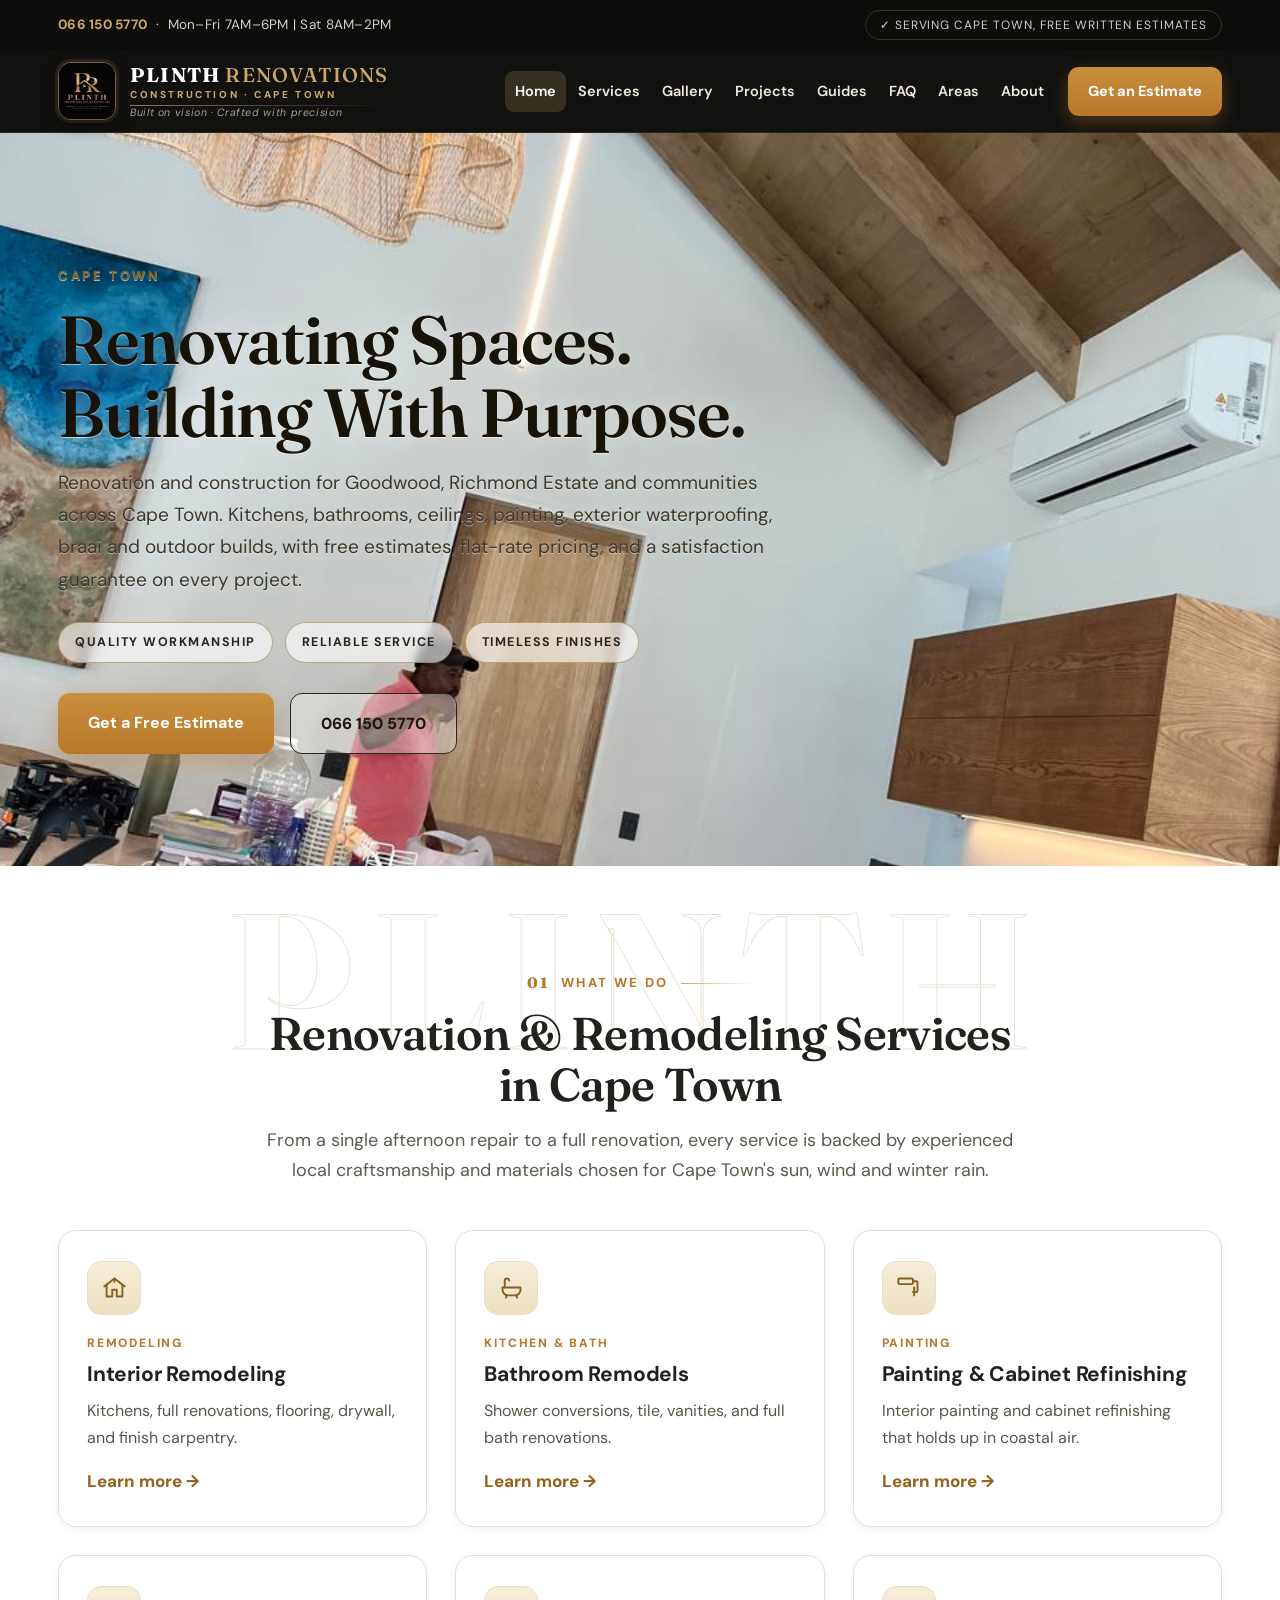
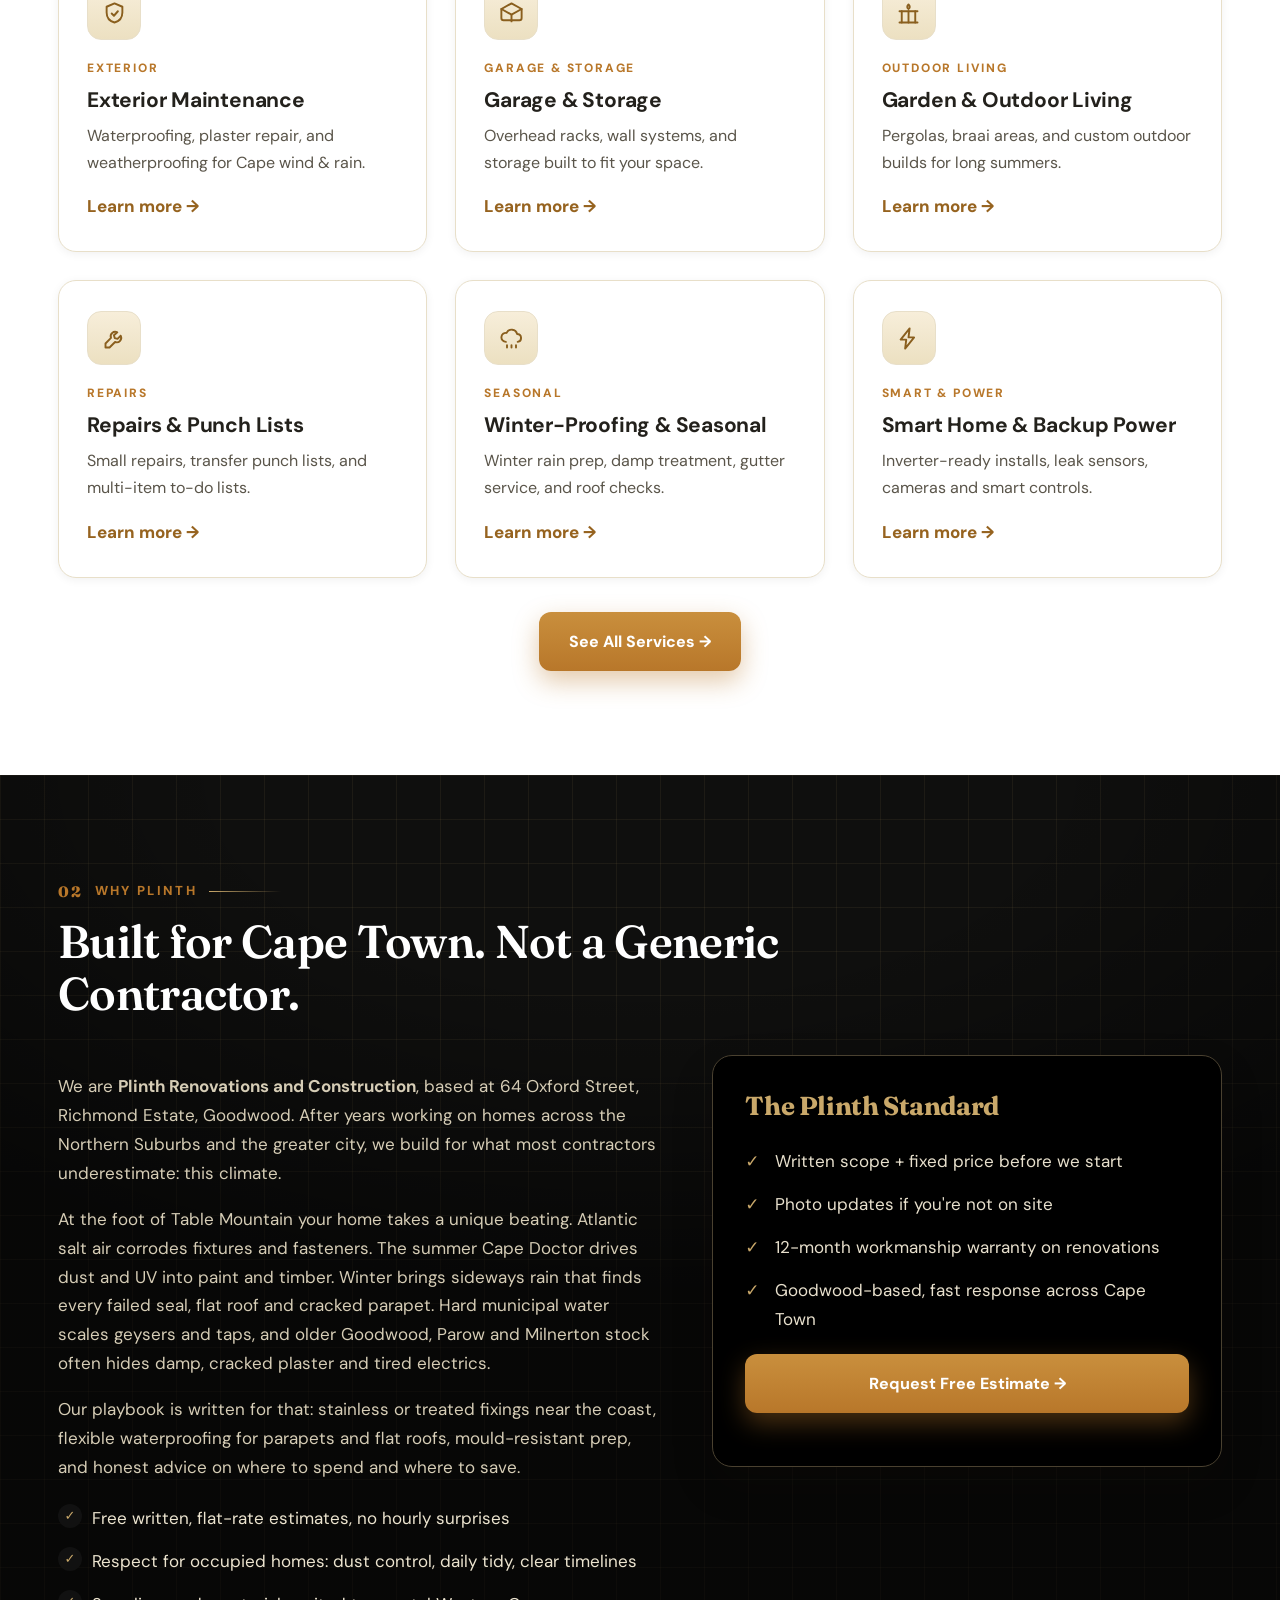
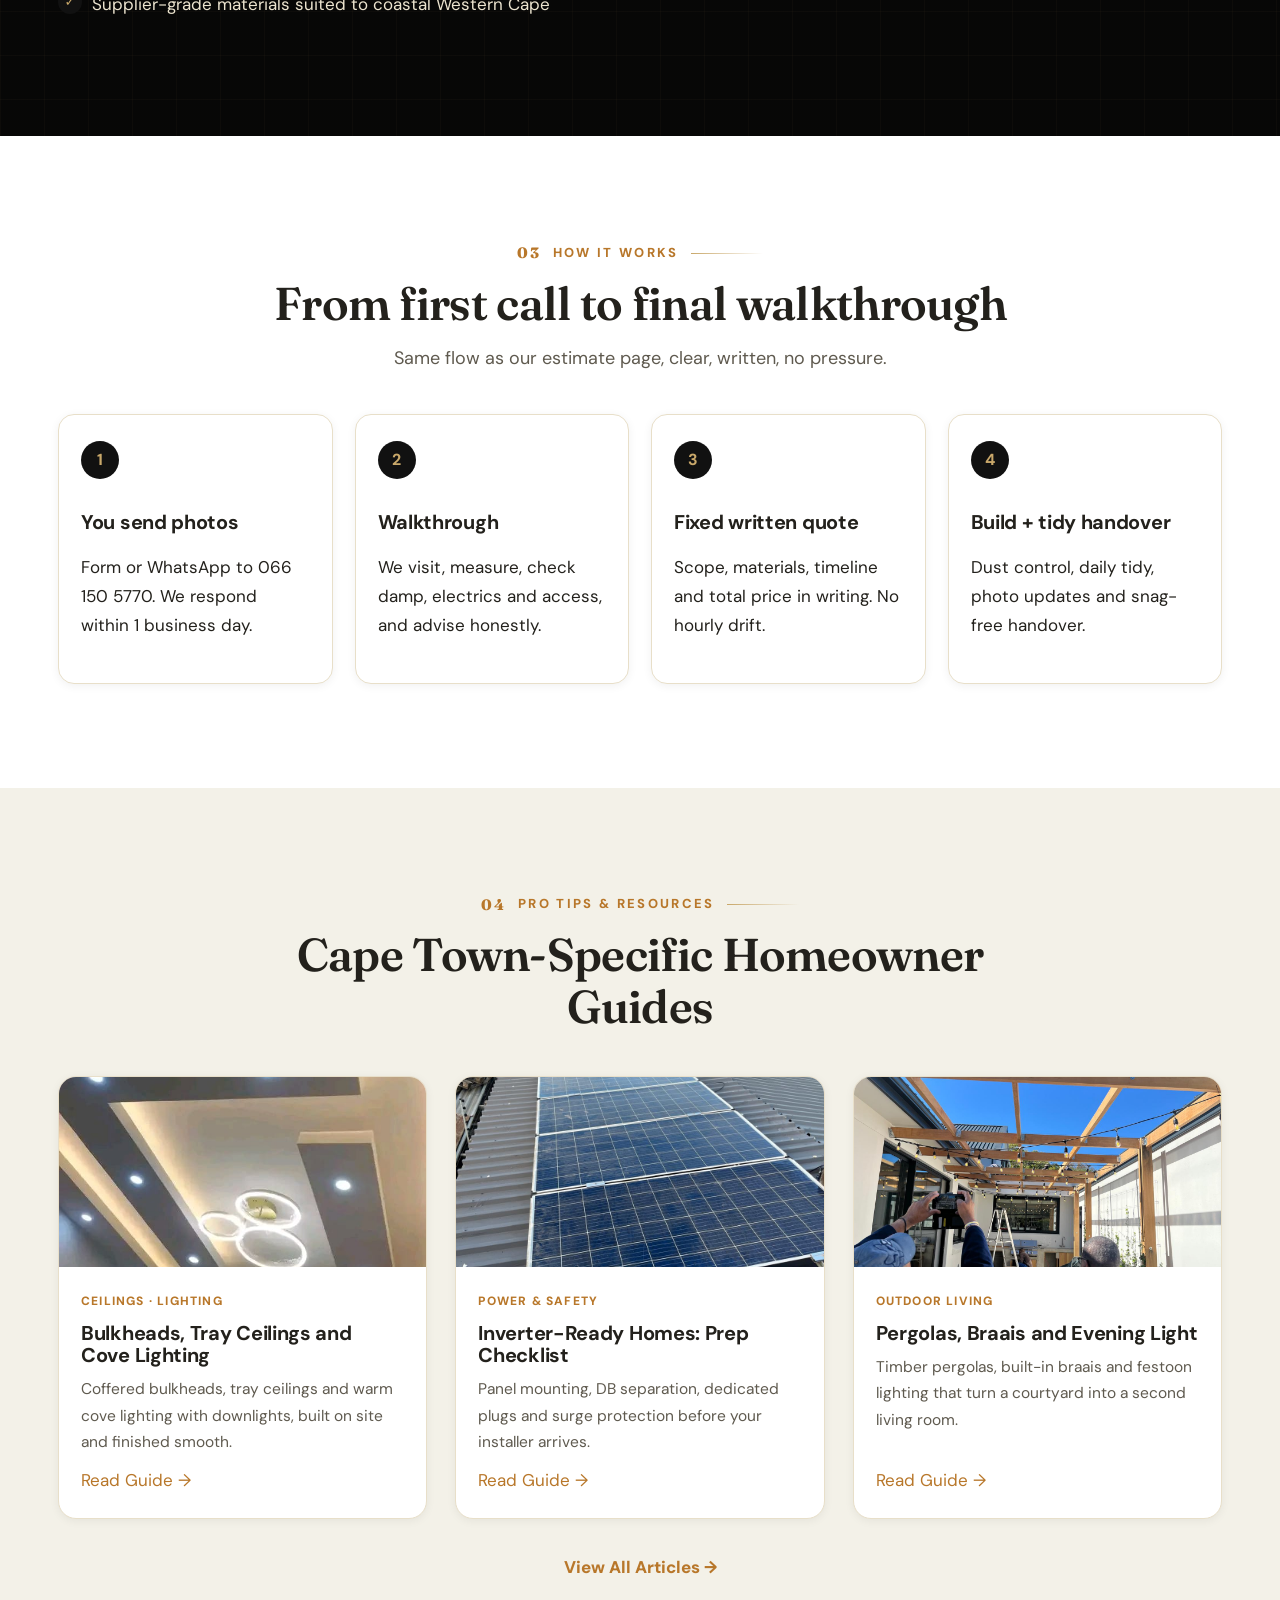
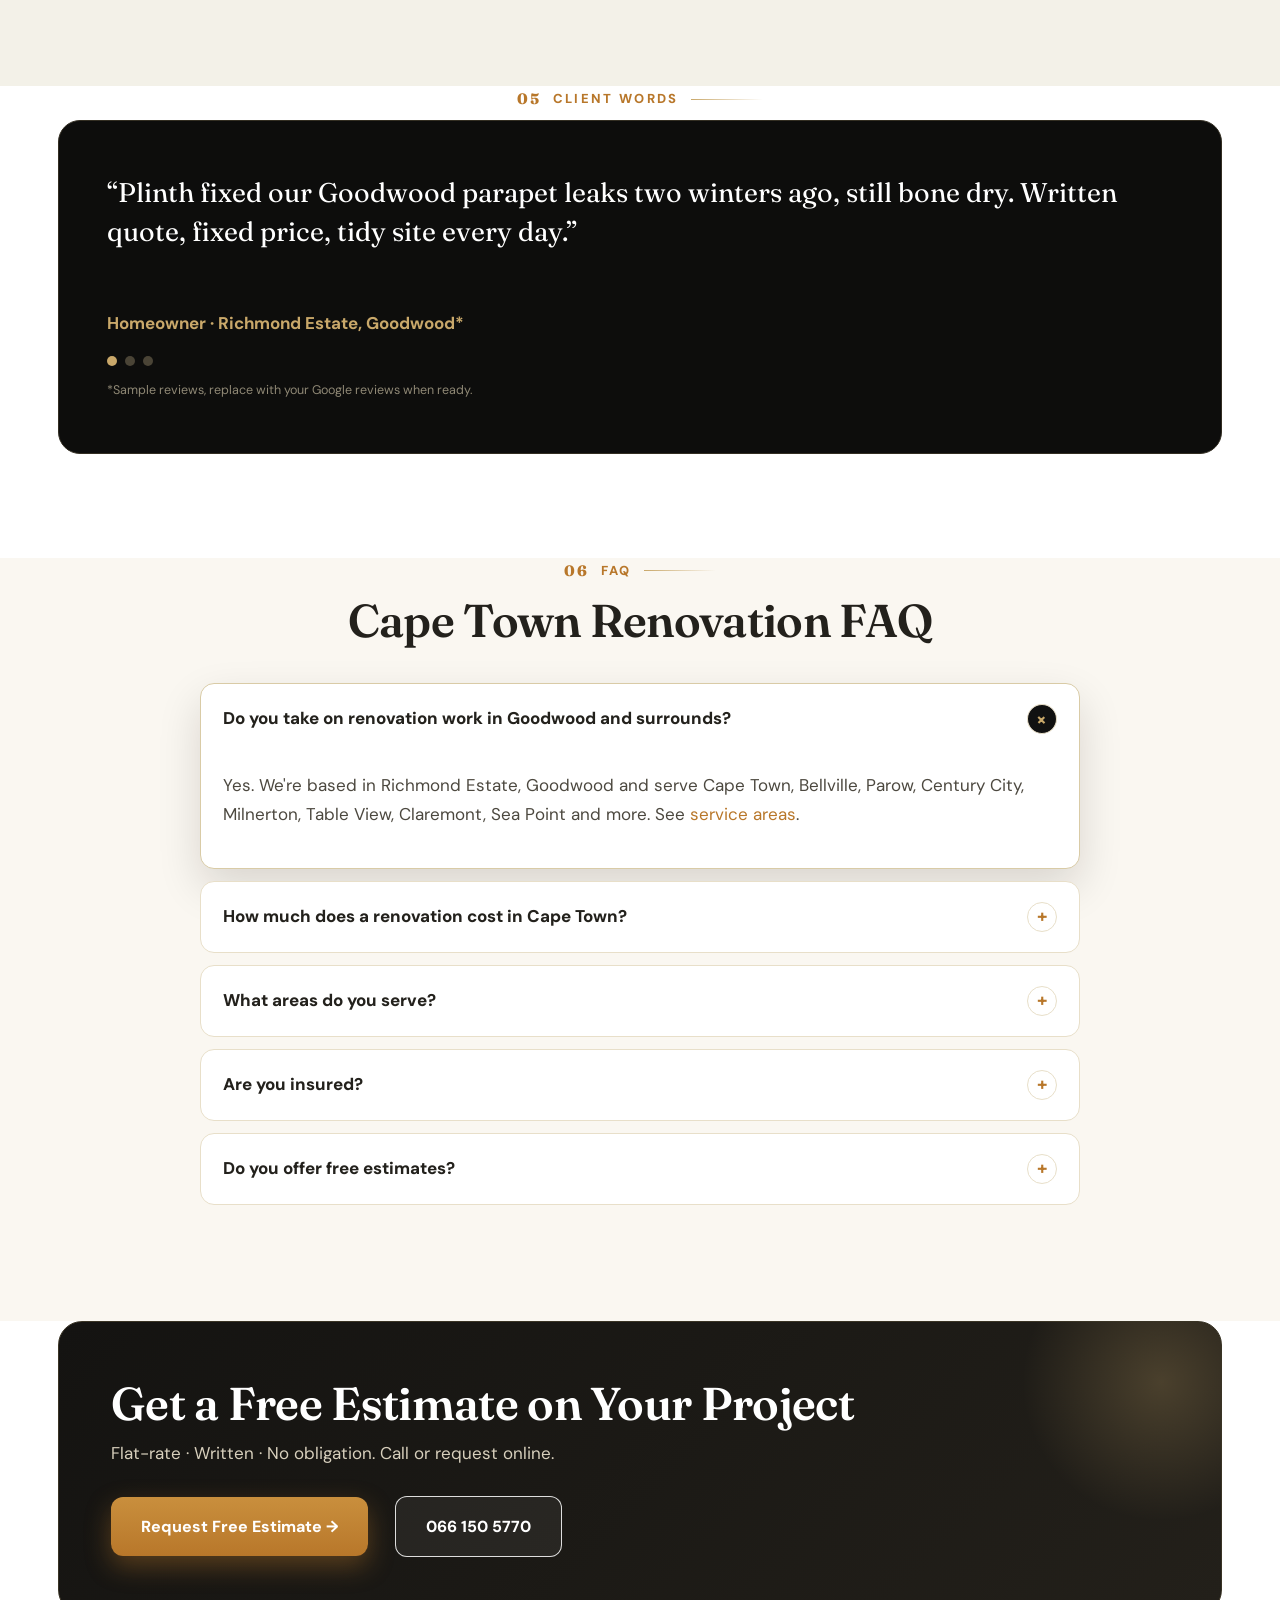
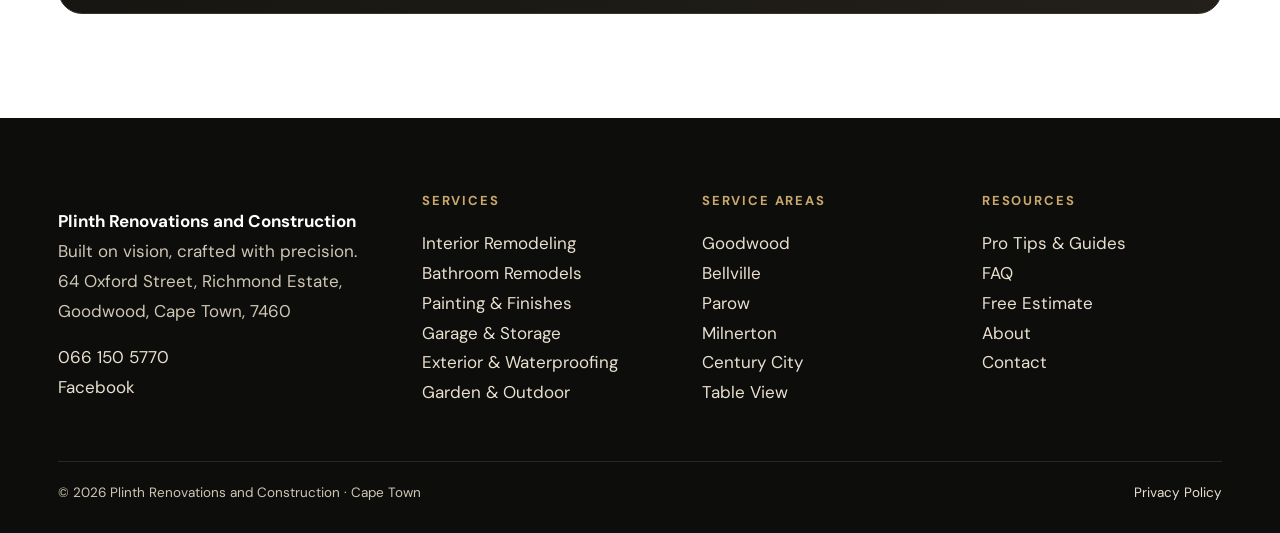
<file: index.html>
﻿<!doctype html>
<html lang="en-ZA">
<head>
<meta charset="utf-8">
<meta name="viewport" content="width=device-width,initial-scale=1">
<title>Plinth Renovations and Construction | Renovations & Remodeling Cape Town</title>
<meta name="description" content="Plinth Renovations and Construction, renovations, remodeling, painting, bathrooms, exterior waterproofing and inverter-ready upgrades across Cape Town. Free written estimates. Built on vision, crafted with precision.">
<link rel="canonical" href="https://plinthrenovations.co.za/">
<meta property="og:type" content="website">
<meta property="og:site_name" content="Plinth Renovations and Construction">
<meta property="og:locale" content="en_ZA">
<meta property="og:title" content="Plinth Renovations and Construction | Renovations &amp; Remodeling Cape Town">
<meta property="og:description" content="Plinth Renovations and Construction, renovations, remodeling, painting, bathrooms, exterior waterproofing and inverter-ready upgrades across Cape Town. Free written estimates. Built on vision, crafted with precision.">
<meta property="og:url" content="https://plinthrenovations.co.za/">
<meta property="og:image" content="https://plinthrenovations.co.za/og-cover.jpg">
<meta property="og:image:width" content="1200">
<meta property="og:image:height" content="630">
<meta property="og:image:alt" content="Timber and stone kitchen completed by Plinth in Cape Town">
<meta name="twitter:card" content="summary_large_image">
<meta name="twitter:title" content="Plinth Renovations and Construction | Renovations &amp; Remodeling Cape Town">
<meta name="twitter:description" content="Plinth Renovations and Construction, renovations, remodeling, painting, bathrooms, exterior waterproofing and inverter-ready upgrades across Cape Town. Free written estimates. Built on vision, crafted with precision.">
<meta name="twitter:image" content="https://plinthrenovations.co.za/og-cover.jpg">
<meta name="theme-color" content="#0d0d0c">

<link rel="preconnect" href="https://fonts.googleapis.com">
<link rel="preconnect" href="https://fonts.gstatic.com" crossorigin>
<link href="https://fonts.googleapis.com/css2?family=DM+Sans:wght@400;500;700;800&family=Fraunces:opsz,wght@9..144,500;9..144,600;9..144,700&display=swap" rel="stylesheet">
<link rel="stylesheet" href="styles.css">
</head>
<body>
<div class="topbar"><div class="wrap">
<div><a href="tel:+27661505770">066 150 5770</a> &nbsp;·&nbsp; Mon–Fri 7AM–6PM | Sat 8AM–2PM</div>
<div class="badge">✓ Serving Cape Town, Free written estimates</div>
</div></div>

<header class="site-header"><div class="wrap">
<a class="brand" href="index.html"><img src="logo.jpg" alt="Plinth Renovations and Construction logo"><span class="lockup"><strong>PLINTH <span>RENOVATIONS</span></strong><span class="sub">Construction &middot; Cape Town</span><span class="rule"></span><span class="tag">Built on vision &middot; Crafted with precision</span></span></a>
<button class="mobile-toggle" aria-label="Menu">☰</button>
<div class="head-right"><nav class="main">
<a href="index.html">Home</a>
<a href="services.html">Services</a>
<a href="gallery.html">Gallery</a>
<a href="projects.html">Projects</a>
<a href="blog.html">Guides</a>
<a href="faq.html">FAQ</a>
<a href="areas.html">Areas</a>
<a href="about.html">About</a>
</nav><a class="header-cta" href="estimate.html">Get an Estimate</a></div></div></header>

<section class="hero"><video class="hero-bg" autoplay muted loop playsinline preload="metadata" poster="images/IMG-20260903-WA0031.jpg"><source src="hero-video.mp4" type="video/mp4"></video><div class="wrap">
<div class="kicker reveal">Cape Town</div>
<h1 class="reveal">Renovating Spaces. Building With Purpose.</h1>
<p class="lead reveal">Renovation and construction for Goodwood, Richmond Estate and communities across Cape Town. Kitchens, bathrooms, ceilings, painting, exterior waterproofing, braai and outdoor builds, with free estimates, flat-rate pricing, and a satisfaction guarantee on every project.</p>
<div class="trust reveal"><span>Quality Workmanship</span><span>Reliable Service</span><span>Timeless Finishes</span></div>
<div class="hero-actions reveal">
<a class="btn btn-gold" href="estimate.html">Get a Free Estimate</a>
<a class="btn btn-ghost" href="tel:+27661505770">066 150 5770</a>
</div>
</div></section>

<section class="section ghost"><div class="wrap">
<div class="section-head reveal">
<div class="eyebrow"><span class="n">01</span><span class="t">What We Do</span></div>
<h2>Renovation &amp; Remodeling Services in Cape Town</h2>
<p class="sub">From a single afternoon repair to a full renovation, every service is backed by experienced local craftsmanship and materials chosen for Cape Town's sun, wind and winter rain.</p>
</div>
<div class="grid9">
<div class="card reveal"><div class="icon"><svg viewBox="0 0 24 24" fill="none" stroke="currentColor" stroke-width="1.7" stroke-linecap="round" stroke-linejoin="round"><path d="M3 11 12 4l9 7"/><path d="M5 10v10h5v-6h4v6h5V10"/><path d="M12 4v3"/></svg></div><div class="tag">Remodeling</div><h3>Interior Remodeling</h3><p>Kitchens, full renovations, flooring, drywall, and finish carpentry.</p><a class="more" href="services.html#interior">Learn more →</a></div>
<div class="card reveal"><div class="icon"><svg viewBox="0 0 24 24" fill="none" stroke="currentColor" stroke-width="1.7" stroke-linecap="round" stroke-linejoin="round"><path d="M4 12h16v2a5 5 0 0 1-5 5H9a5 5 0 0 1-5-5v-2Z"/><path d="M6 12V6a2 2 0 0 1 4 0"/><path d="M8 19l-1 2M16 19l1 2"/></svg></div><div class="tag">Kitchen &amp; Bath</div><h3>Bathroom Remodels</h3><p>Shower conversions, tile, vanities, and full bath renovations.</p><a class="more" href="services.html#bathroom">Learn more →</a></div>
<div class="card reveal"><div class="icon"><svg viewBox="0 0 24 24" fill="none" stroke="currentColor" stroke-width="1.7" stroke-linecap="round" stroke-linejoin="round"><rect x="3" y="4" width="13" height="5" rx="1"/><path d="M16 6.5h3a1 1 0 0 1 1 1V15a1 1 0 0 1-1 1h-3"/><path d="M17 12v7"/></svg></div><div class="tag">Painting</div><h3>Painting &amp; Cabinet Refinishing</h3><p>Interior painting and cabinet refinishing that holds up in coastal air.</p><a class="more" href="services.html#painting">Learn more →</a></div>
<div class="card reveal"><div class="icon"><svg viewBox="0 0 24 24" fill="none" stroke="currentColor" stroke-width="1.7" stroke-linecap="round" stroke-linejoin="round"><path d="M12 3 5 6v5c0 5 3.5 8 7 9 3.5-1 7-4 7-9V6l-7-3Z"/><path d="M9.5 12l2 2 3.5-4"/></svg></div><div class="tag">Exterior</div><h3>Exterior Maintenance</h3><p>Waterproofing, plaster repair, and weatherproofing for Cape wind &amp; rain.</p><a class="more" href="services.html#exterior">Learn more →</a></div>
<div class="card reveal"><div class="icon"><svg viewBox="0 0 24 24" fill="none" stroke="currentColor" stroke-width="1.7" stroke-linecap="round" stroke-linejoin="round"><path d="M3 8l9-5 9 5v8a2 2 0 0 1-2 2H5a2 2 0 0 1-2-2V8Z"/><path d="M3 8l9 5 9-5"/><path d="M12 13v6"/></svg></div><div class="tag">Garage &amp; Storage</div><h3>Garage &amp; Storage</h3><p>Overhead racks, wall systems, and storage built to fit your space.</p><a class="more" href="services.html#garage">Learn more →</a></div>
<div class="card reveal"><div class="icon"><svg viewBox="0 0 24 24" fill="none" stroke="currentColor" stroke-width="1.7" stroke-linecap="round" stroke-linejoin="round"><path d="M4 20h16"/><path d="M6 20V10M12 20V10M18 20V10"/><path d="M4 10h16"/><path d="M12 4c1.5 1.5 1.5 3 0 4-1.5-1-1.5-2.5 0-4Z"/></svg></div><div class="tag">Outdoor Living</div><h3>Garden &amp; Outdoor Living</h3><p>Pergolas, braai areas, and custom outdoor builds for long summers.</p><a class="more" href="services.html#outdoor">Learn more →</a></div>
<div class="card reveal"><div class="icon"><svg viewBox="0 0 24 24" fill="none" stroke="currentColor" stroke-width="1.7" stroke-linecap="round" stroke-linejoin="round"><path d="M14.5 6.5a4 4 0 0 0-5.6 5L4 16.4V20h3.6l4.9-4.9a4 4 0 0 0 5-5.6l-2.8 2.8-2.5-.7-.7-2.5 3-2.6Z"/></svg></div><div class="tag">Repairs</div><h3>Repairs &amp; Punch Lists</h3><p>Small repairs, transfer punch lists, and multi-item to-do lists.</p><a class="more" href="services.html#repairs">Learn more →</a></div>
<div class="card reveal"><div class="icon"><svg viewBox="0 0 24 24" fill="none" stroke="currentColor" stroke-width="1.7" stroke-linecap="round" stroke-linejoin="round"><path d="M7 15a4 4 0 1 1 .6-7.96A5 5 0 0 1 17 8a3.5 3.5 0 0 1 .5 6.96"/><path d="M8 18v2M12 18v2M16 18v2"/></svg></div><div class="tag">Seasonal</div><h3>Winter-Proofing &amp; Seasonal</h3><p>Winter rain prep, damp treatment, gutter service, and roof checks.</p><a class="more" href="services.html#seasonal">Learn more →</a></div>
<div class="card reveal"><div class="icon"><svg viewBox="0 0 24 24" fill="none" stroke="currentColor" stroke-width="1.7" stroke-linecap="round" stroke-linejoin="round"><path d="M13 3 5 13h5l-1 8 8-10h-5l1-8Z"/></svg></div><div class="tag">Smart &amp; Power</div><h3>Smart Home &amp; Backup Power</h3><p>Inverter-ready installs, leak sensors, cameras and smart controls.</p><a class="more" href="services.html#smart">Learn more →</a></div>
</div>
<div class="center-cta reveal"><a class="btn btn-gold" href="services.html">See All Services →</a></div>
</div></section>

<section class="section blueprint"><div class="wrap">
<div class="section-head left reveal">
<div class="eyebrow"><span class="n">02</span><span class="t">Why Plinth</span></div>
<h2>Built for Cape Town. Not a Generic Contractor.</h2>
</div>
<div class="why">
<div class="reveal">
<p>We are <strong>Plinth Renovations and Construction</strong>, based at 64 Oxford Street, Richmond Estate, Goodwood. After years working on homes across the Northern Suburbs and the greater city, we build for what most contractors underestimate: this climate.</p>
<p>At the foot of Table Mountain your home takes a unique beating. Atlantic salt air corrodes fixtures and fasteners. The summer Cape Doctor drives dust and UV into paint and timber. Winter brings sideways rain that finds every failed seal, flat roof and cracked parapet. Hard municipal water scales geysers and taps, and older Goodwood, Parow and Milnerton stock often hides damp, cracked plaster and tired electrics.</p>
<p>Our playbook is written for that: stainless or treated fixings near the coast, flexible waterproofing for parapets and flat roofs, mould-resistant prep, and honest advice on where to spend and where to save.</p>
<ul class="ticks">
<li>Free written, flat-rate estimates, no hourly surprises</li>
<li>Respect for occupied homes: dust control, daily tidy, clear timelines</li>
<li>Supplier-grade materials suited to coastal Western Cape</li>
</ul>
</div>
<div class="checklist reveal">
<h3>The Plinth Standard</h3>
<ul>
<li>Written scope + fixed price before we start</li>
<li>Photo updates if you're not on site</li>
<li>12-month workmanship warranty on renovations</li>
<li>Goodwood-based, fast response across Cape Town</li>
</ul>
<p style="margin-top:20px"><a class="btn btn-gold" href="estimate.html" style="width:100%;text-align:center">Request Free Estimate →</a></p>
</div>
</div>
</div></section>

<section class="section"><div class="wrap">
<div class="section-head reveal">
<div class="eyebrow"><span class="n">03</span><span class="t">How It Works</span></div>
<h2>From first call to final walkthrough</h2>
<p class="sub">Same flow as our estimate page, clear, written, no pressure.</p>
</div>
<div class="steps">
<div class="step reveal"><b class="num">1</b><h3>You send photos</h3><p>Form or WhatsApp to 066 150 5770. We respond within 1 business day.</p></div>
<div class="step reveal"><b class="num">2</b><h3>Walkthrough</h3><p>We visit, measure, check damp, electrics and access, and advise honestly.</p></div>
<div class="step reveal"><b class="num">3</b><h3>Fixed written quote</h3><p>Scope, materials, timeline and total price in writing. No hourly drift.</p></div>
<div class="step reveal"><b class="num">4</b><h3>Build + tidy handover</h3><p>Dust control, daily tidy, photo updates and snag-free handover.</p></div>
</div>
</div></section>

<section class="section sage"><div class="wrap">
<div class="section-head reveal">
<div class="eyebrow"><span class="n">04</span><span class="t">Pro Tips &amp; Resources</span></div>
<h2>Cape Town-Specific Homeowner Guides</h2>
</div>
<div class="guides">
<div class="guide reveal"><div class="ph"><img src="images/IMG-20260902-WA0016.jpg" alt="Finished tray ceiling with cove lighting and feature pendant" loading="lazy"></div><div class="bd"><small>Ceilings · Lighting</small><h3>Bulkheads, Tray Ceilings and Cove Lighting</h3><p>Coffered bulkheads, tray ceilings and warm cove lighting with downlights, built on site and finished smooth.</p><a href="blog.html">Read Guide →</a></div></div>
<div class="guide reveal"><div class="ph"><img src="images/IMG-20260903-WA0029.jpg" alt="Solar panels installed on a Cape Town roof" loading="lazy"></div><div class="bd"><small>Power &amp; Safety</small><h3>Inverter-Ready Homes: Prep Checklist</h3><p>Panel mounting, DB separation, dedicated plugs and surge protection before your installer arrives.</p><a href="blog.html">Read Guide →</a></div></div>
<div class="guide reveal"><div class="ph"><img src="images/IMG-20260903-WA0028.jpg" alt="Timber pergola with festoon lights over a courtyard" loading="lazy"></div><div class="bd"><small>Outdoor Living</small><h3>Pergolas, Braais and Evening Light</h3><p>Timber pergolas, built-in braais and festoon lighting that turn a courtyard into a second living room.</p><a href="blog.html">Read Guide →</a></div></div>
</div>
<div class="center-cta reveal"><a href="blog.html" style="font-weight:800">View All Articles →</a></div>
</div></section>

<section class="section" style="padding-top:0"><div class="wrap">
<div class="section-head reveal">
<div class="eyebrow"><span class="n">05</span><span class="t">Client Words</span></div>
</div>
<div class="testi reveal">
<blockquote id="tQuote">“Plinth fixed our Goodwood parapet leaks two winters ago, still bone dry.”</blockquote>
<div class="who" id="tWho">Homeowner · Richmond Estate, Goodwood*</div>
<div class="dots" id="tDots"></div>
<p style="color:#8f8875;font-size:12.5px;margin:14px 0 0">*Sample reviews, replace with your Google reviews when ready.</p>
</div>
</div></section>

<section class="section cream" style="padding-top:0"><div class="wrap">
<div class="section-head reveal">
<div class="eyebrow"><span class="n">06</span><span class="t">FAQ</span></div>
<h2>Cape Town Renovation FAQ</h2>
</div>
<div class="faq">
<details class="faq-item" open><summary>Do you take on renovation work in Goodwood and surrounds? <span class="plus">+</span></summary><div class="a"><p>Yes. We're based in Richmond Estate, Goodwood and serve Cape Town, Bellville, Parow, Century City, Milnerton, Table View, Claremont, Sea Point and more. See <a href="areas.html">service areas</a>.</p></div></details>
<details class="faq-item"><summary>How much does a renovation cost in Cape Town? <span class="plus">+</span></summary><div class="a"><p>Small repairs are typically quoted flat-rate after photos or a walkthrough. Every job gets a free written estimate, the number on the estimate is the number you pay.</p></div></details>
<details class="faq-item"><summary>What areas do you serve? <span class="plus">+</span></summary><div class="a"><p>Cape Town within ~25km of Goodwood, plus Stellenbosch / Somerset West by arrangement for larger renovations.</p></div></details>
<details class="faq-item"><summary>Are you insured? <span class="plus">+</span></summary><div class="a"><p>Yes, we work insured, provide written scopes, and offer a 12-month workmanship warranty on renovations. Certified electrical / plumbing via registered subcontractors with CoCs where required.</p></div></details>
<details class="faq-item"><summary>Do you offer free estimates? <span class="plus">+</span></summary><div class="a"><p>Yes. Submit the <a href="estimate.html">project form</a> or WhatsApp photos to <a href="tel:+27661505770">066 150 5770</a>. We respond within 1 business day.</p></div></details>
</div>
</div></section>

<section class="section" style="padding-top:0"><div class="wrap">
<div class="cta-band reveal">
<div><h2>Get a Free Estimate on Your Project</h2><p>Flat-rate · Written · No obligation. Call or request online.</p></div>
<div><a class="btn btn-gold" href="estimate.html">Request Free Estimate →</a> &nbsp; <a class="btn btn-ghost" href="tel:+27661505770">066 150 5770</a></div>
</div>
</div></section>

<footer><div class="wrap">
<div class="foot-grid">
<div>
<p><strong style="color:#fff">Plinth Renovations and Construction</strong><br>Built on vision, crafted with precision.<br>64 Oxford Street, Richmond Estate,<br>Goodwood, Cape Town, 7460</p>
<p><a href="tel:+27661505770">066 150 5770</a><br><a href="https://web.facebook.com/people/Plinth-Renovations-Construction/61594305267891/" target="_blank" rel="noopener">Facebook</a></p>
</div>
<div><h4>Services</h4><p><a href="services.html#interior">Interior Remodeling</a><br><a href="services.html#bathroom">Bathroom Remodels</a><br><a href="services.html#painting">Painting &amp; Finishes</a><br><a href="services.html#garage">Garage &amp; Storage</a><br><a href="services.html#exterior">Exterior &amp; Waterproofing</a><br><a href="services.html#outdoor">Garden &amp; Outdoor</a></p></div>
<div><h4>Service Areas</h4><p><a href="areas.html">Goodwood</a><br><a href="areas.html">Bellville</a><br><a href="areas.html">Parow</a><br><a href="areas.html">Milnerton</a><br><a href="areas.html">Century City</a><br><a href="areas.html">Table View</a></p></div>
<div><h4>Resources</h4><p><a href="blog.html">Pro Tips &amp; Guides</a><br><a href="faq.html">FAQ</a><br><a href="estimate.html">Free Estimate</a><br><a href="about.html">About</a><br><a href="estimate.html">Contact</a></p></div>
</div>
<div class="foot-bottom"><span>© <span id="yr"></span> Plinth Renovations and Construction · Cape Town</span><span><a href="#">Privacy Policy</a></span></div>
</div></footer>
<button class="to-top" id="toTop" aria-label="Back to top">↑</button>
<div class="sticky-call"><a href="tel:+27661505770" aria-label="Call Plinth now"><svg viewBox="0 0 24 24" fill="currentColor"><path d="M6.6 10.8c1.4 2.8 3.8 5.1 6.6 6.6l2.2-2.2c.3-.3.7-.4 1-.2 1.1.4 2.3.6 3.6.6.6 0 1 .4 1 1V20c0 .6-.4 1-1 1C10.6 21 3 13.4 3 4c0-.6.4-1 1-1h3.5c.6 0 1 .4 1 1 0 1.2.2 2.4.6 3.6.1.3 0 .7-.2 1l-2.3 2.2z"/></svg></a></div>
<script src="script.js"></script>
</body>
</html>
</file>
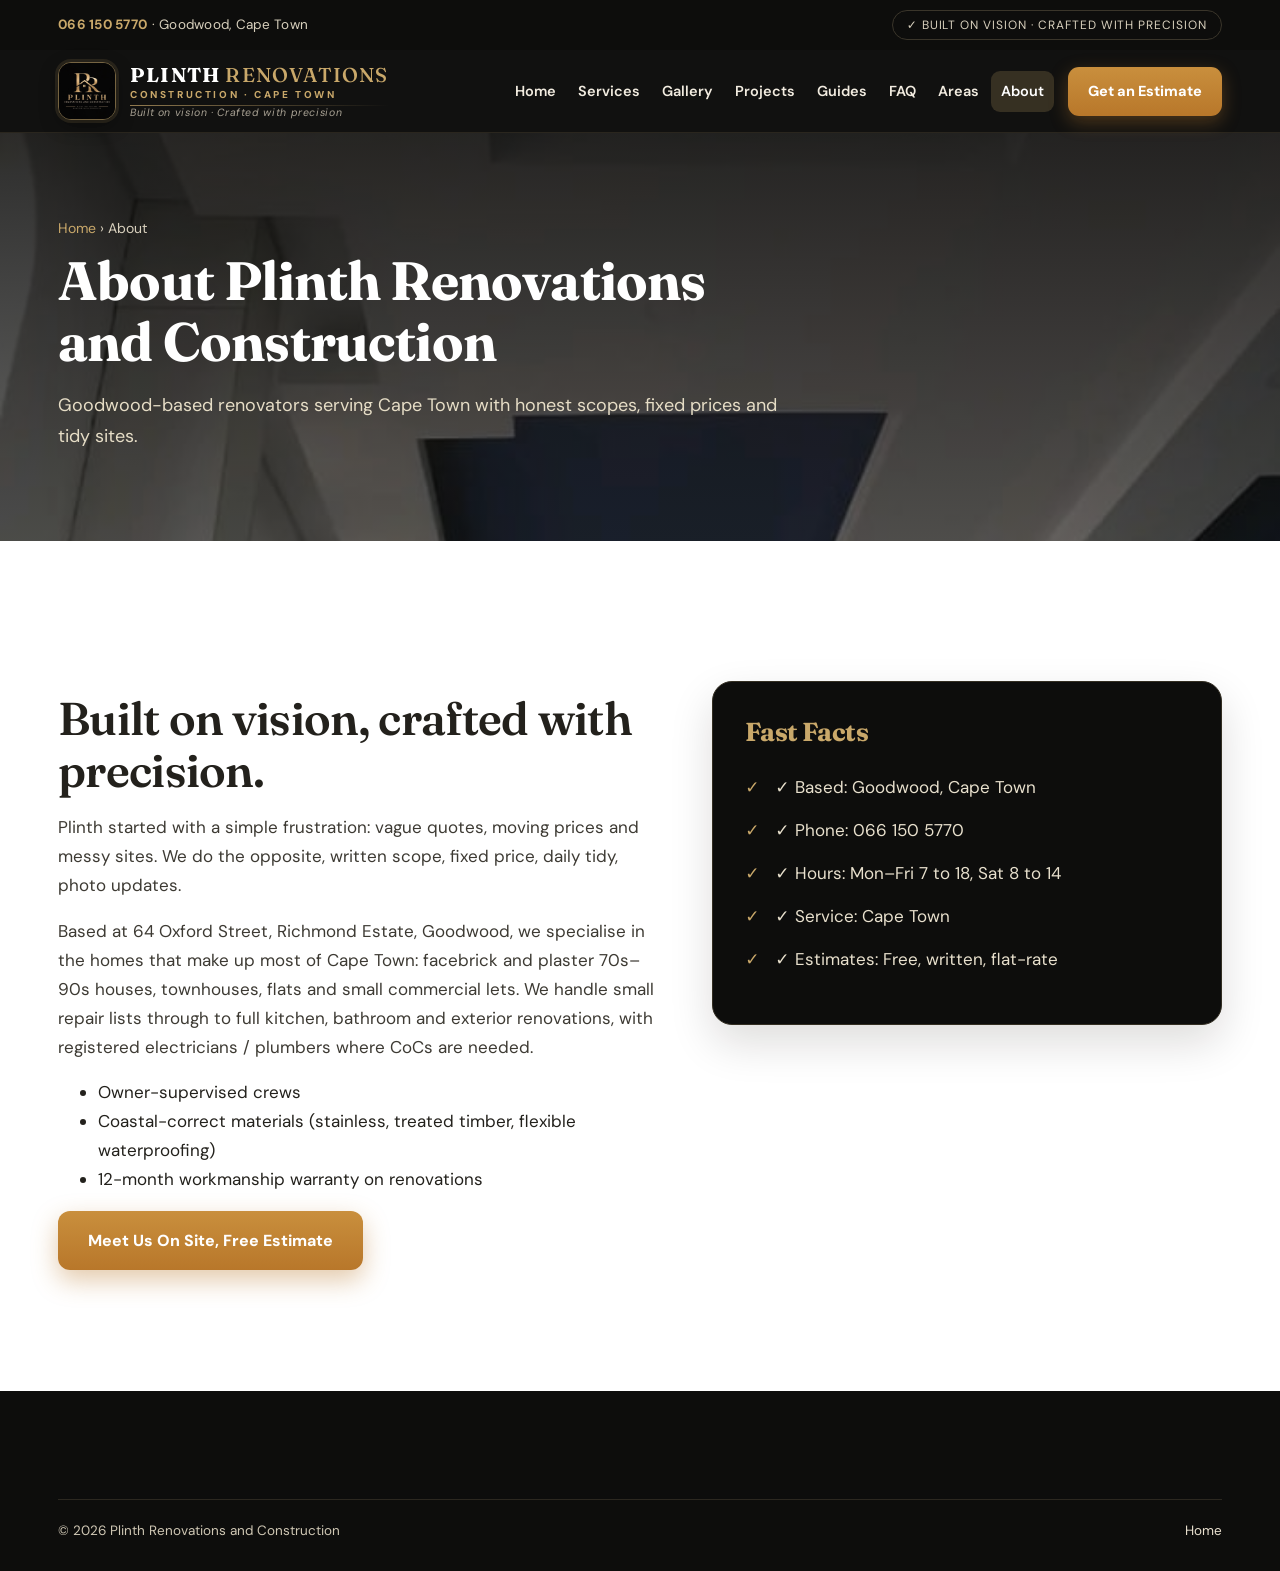
<file: about.html>
﻿<!doctype html><html lang="en-ZA"><head><meta charset="utf-8"><meta name="viewport" content="width=device-width,initial-scale=1"><title>About | Plinth Renovations Cape Town</title>
<meta name="description" content="Plinth Renovations and Construction is a Cape Town renovation and construction company based in Goodwood. How we work, what we hold to, and who you deal with.">
<link rel="canonical" href="https://plinthrenovations.co.za/about.html">
<meta property="og:type" content="website">
<meta property="og:site_name" content="Plinth Renovations and Construction">
<meta property="og:locale" content="en_ZA">
<meta property="og:title" content="About | Plinth Renovations Cape Town">
<meta property="og:description" content="Plinth Renovations and Construction is a Cape Town renovation and construction company based in Goodwood. How we work, what we hold to, and who you deal with.">
<meta property="og:url" content="https://plinthrenovations.co.za/about.html">
<meta property="og:image" content="https://plinthrenovations.co.za/og-cover.jpg">
<meta property="og:image:width" content="1200">
<meta property="og:image:height" content="630">
<meta property="og:image:alt" content="Timber and stone kitchen completed by Plinth in Cape Town">
<meta name="twitter:card" content="summary_large_image">
<meta name="twitter:title" content="About | Plinth Renovations Cape Town">
<meta name="twitter:description" content="Plinth Renovations and Construction is a Cape Town renovation and construction company based in Goodwood. How we work, what we hold to, and who you deal with.">
<meta name="twitter:image" content="https://plinthrenovations.co.za/og-cover.jpg">
<meta name="theme-color" content="#0d0d0c">

<link href="https://fonts.googleapis.com/css2?family=DM+Sans:wght@400;500;700;800&family=Fraunces:opsz,wght@9..144,500;9..144,600;9..144,700&display=swap" rel="stylesheet"><link rel="stylesheet" href="styles.css"></head><body>
<div class="topbar"><div class="wrap"><div><a href="tel:+27661505770">066 150 5770</a> · Goodwood, Cape Town</div><div class="badge">✓ BUILT ON VISION · CRAFTED WITH PRECISION</div></div></div>
<header class="site-header"><div class="wrap"><a class="brand" href="index.html"><img src="logo.jpg" alt="Plinth Renovations and Construction logo"><span class="lockup"><strong>PLINTH <span>RENOVATIONS</span></strong><span class="sub">Construction &middot; Cape Town</span><span class="rule"></span><span class="tag">Built on vision &middot; Crafted with precision</span></span></a><button class="mobile-toggle">☰</button>
<div class="head-right"><nav class="main"><a href="index.html">Home</a><a href="services.html">Services</a><a href="gallery.html">Gallery</a><a href="projects.html">Projects</a><a href="blog.html">Guides</a><a href="faq.html">FAQ</a><a href="areas.html">Areas</a><a href="about.html">About</a></nav><a class="header-cta" href="estimate.html">Get an Estimate</a></div></div></header>
<section class="page-hero"><div class="wrap"><div class="crumb"><a href="index.html" style="color:#c9a86a">Home</a> › About</div><h1>About Plinth Renovations and Construction</h1><p>Goodwood-based renovators serving Cape Town with honest scopes, fixed prices and tidy sites.</p></div></section>
<section class="section"><div class="wrap"><div class="why"><div>
<h2>Built on vision, crafted with precision.</h2>
<p>Plinth started with a simple frustration: vague quotes, moving prices and messy sites. We do the opposite, written scope, fixed price, daily tidy, photo updates.</p>
<p>Based at 64 Oxford Street, Richmond Estate, Goodwood, we specialise in the homes that make up most of Cape Town: facebrick and plaster 70s–90s houses, townhouses, flats and small commercial lets. We handle small repair lists through to full kitchen, bathroom and exterior renovations, with registered electricians / plumbers where CoCs are needed.</p>
<ul><li>Owner-supervised crews</li><li>Coastal-correct materials (stainless, treated timber, flexible waterproofing)</li><li>12-month workmanship warranty on renovations</li></ul>
<p><a class="btn btn-gold" href="estimate.html">Meet Us On Site, Free Estimate</a></p>
</div><div class="checklist"><h3>Fast Facts</h3><ul><li>✓ Based: Goodwood, Cape Town</li><li>✓ Phone: 066 150 5770</li><li>✓ Hours: Mon–Fri 7 to 18, Sat 8 to 14</li><li>✓ Service: Cape Town</li><li>✓ Estimates: Free, written, flat-rate</li></ul></div></div></div></section>
<footer><div class="wrap"><div class="foot-bottom"><span>© <span id="yr"></span> Plinth Renovations and Construction</span><span><a href="index.html">Home</a></span></div></div></footer><script src="script.js"></script></body></html>
</file>
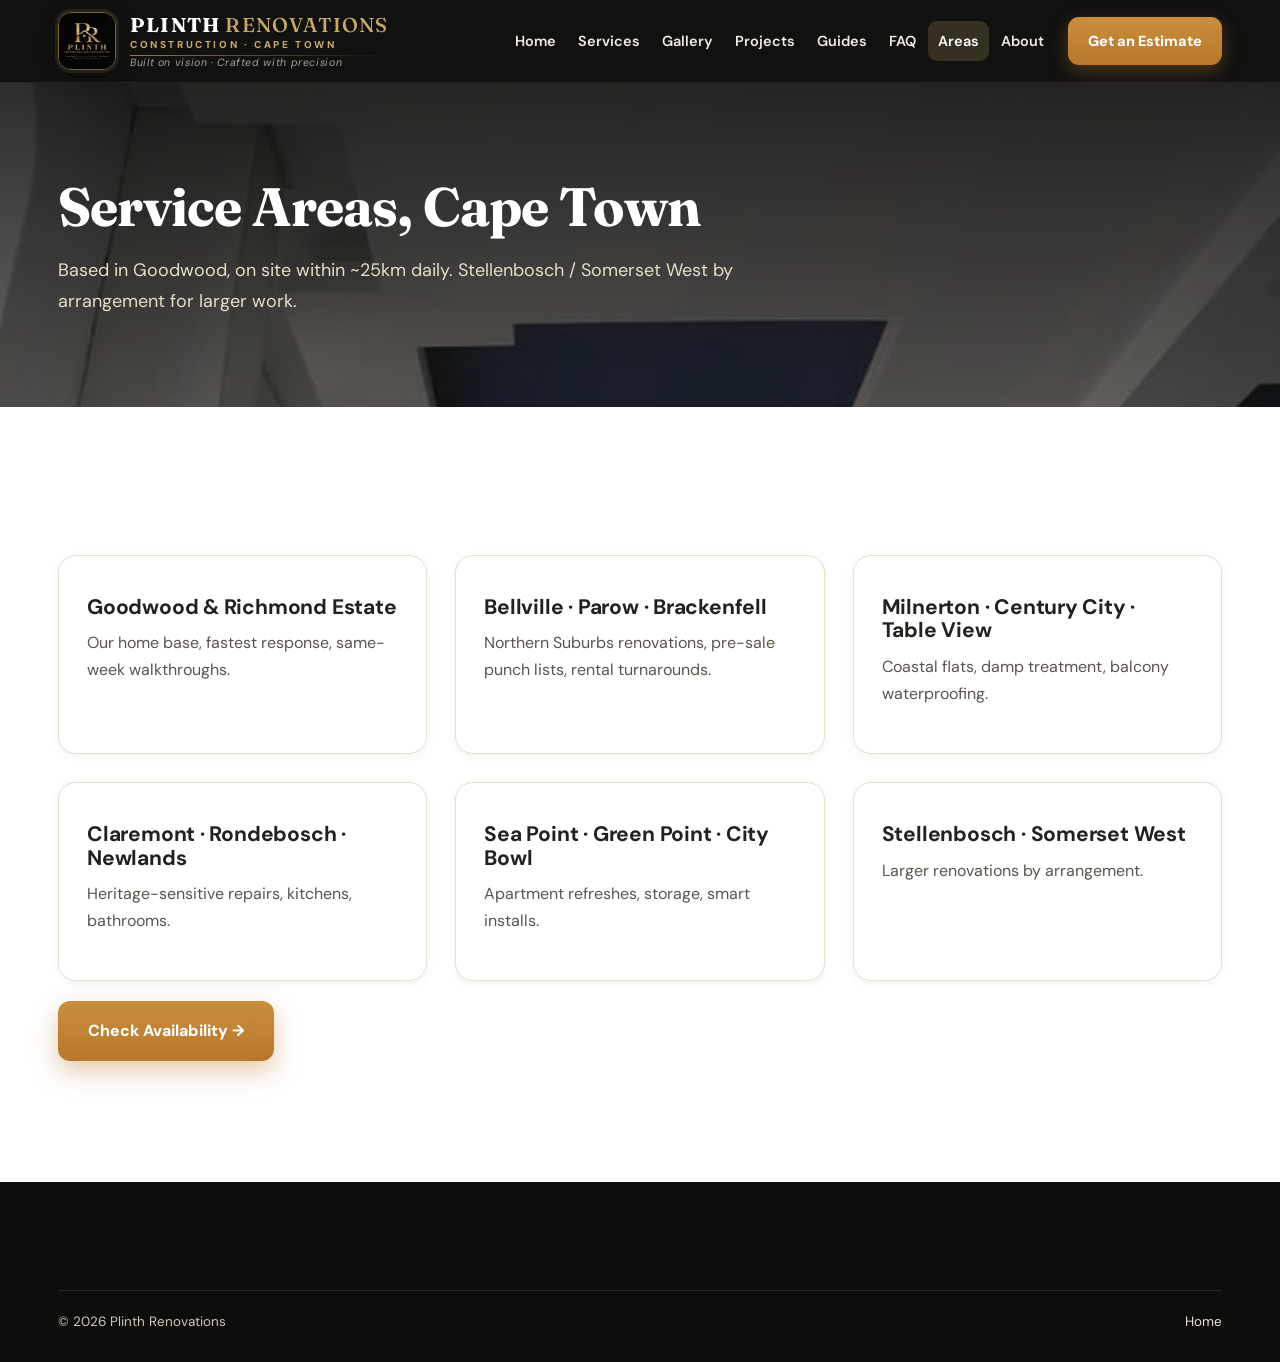
<file: areas.html>
﻿<!doctype html><html lang="en-ZA"><head><meta charset="utf-8"><meta name="viewport" content="width=device-width,initial-scale=1"><title>Service Areas | Plinth Cape Town</title>
<meta name="description" content="Where Plinth works across Cape Town: Goodwood, Richmond Estate, Bellville, Parow, Brackenfell, Milnerton, Table View, Claremont, Newlands and the City Bowl. Stellenbosch and Somerset West by arrangement.">
<link rel="canonical" href="https://plinthrenovations.co.za/areas.html">
<meta property="og:type" content="website">
<meta property="og:site_name" content="Plinth Renovations and Construction">
<meta property="og:locale" content="en_ZA">
<meta property="og:title" content="Service Areas | Plinth Cape Town">
<meta property="og:description" content="Where Plinth works across Cape Town: Goodwood, Richmond Estate, Bellville, Parow, Brackenfell, Milnerton, Table View, Claremont, Newlands and the City Bowl. Stellenbosch and Somerset West by arrangement.">
<meta property="og:url" content="https://plinthrenovations.co.za/areas.html">
<meta property="og:image" content="https://plinthrenovations.co.za/og-cover.jpg">
<meta property="og:image:width" content="1200">
<meta property="og:image:height" content="630">
<meta property="og:image:alt" content="Timber and stone kitchen completed by Plinth in Cape Town">
<meta name="twitter:card" content="summary_large_image">
<meta name="twitter:title" content="Service Areas | Plinth Cape Town">
<meta name="twitter:description" content="Where Plinth works across Cape Town: Goodwood, Richmond Estate, Bellville, Parow, Brackenfell, Milnerton, Table View, Claremont, Newlands and the City Bowl. Stellenbosch and Somerset West by arrangement.">
<meta name="twitter:image" content="https://plinthrenovations.co.za/og-cover.jpg">
<meta name="theme-color" content="#0d0d0c">
<link href="https://fonts.googleapis.com/css2?family=DM+Sans:wght@400;500;700;800&family=Fraunces:opsz,wght@9..144,500;9..144,600;9..144,700&display=swap" rel="stylesheet"><link rel="stylesheet" href="styles.css"></head><body>
<header class="site-header"><div class="wrap"><a class="brand" href="index.html"><img src="logo.jpg" alt="Plinth Renovations and Construction logo"><span class="lockup"><strong>PLINTH <span>RENOVATIONS</span></strong><span class="sub">Construction &middot; Cape Town</span><span class="rule"></span><span class="tag">Built on vision &middot; Crafted with precision</span></span></a><button class="mobile-toggle">☰</button><div class="head-right"><nav class="main"><a href="index.html">Home</a><a href="services.html">Services</a><a href="gallery.html">Gallery</a><a href="projects.html">Projects</a><a href="blog.html">Guides</a><a href="faq.html">FAQ</a><a href="areas.html">Areas</a><a href="about.html">About</a></nav><a class="header-cta" href="estimate.html">Get an Estimate</a></div></div></header>
<section class="page-hero"><div class="wrap"><h1>Service Areas, Cape Town</h1><p>Based in Goodwood, on site within ~25km daily. Stellenbosch / Somerset West by arrangement for larger work.</p></div></section>
<section class="section"><div class="wrap"><div class="grid9">
<div class="card"><h3>Goodwood & Richmond Estate</h3><p>Our home base, fastest response, same-week walkthroughs.</p></div>
<div class="card"><h3>Bellville · Parow · Brackenfell</h3><p>Northern Suburbs renovations, pre-sale punch lists, rental turnarounds.</p></div>
<div class="card"><h3>Milnerton · Century City · Table View</h3><p>Coastal flats, damp treatment, balcony waterproofing.</p></div>
<div class="card"><h3>Claremont · Rondebosch · Newlands</h3><p>Heritage-sensitive repairs, kitchens, bathrooms.</p></div>
<div class="card"><h3>Sea Point · Green Point · City Bowl</h3><p>Apartment refreshes, storage, smart installs.</p></div>
<div class="card"><h3>Stellenbosch · Somerset West</h3><p>Larger renovations by arrangement.</p></div>
</div><p style="margin-top:20px"><a class="btn btn-gold" href="estimate.html">Check Availability →</a></p></div></section>
<footer><div class="wrap"><div class="foot-bottom"><span>© <span id="yr"></span> Plinth Renovations</span><span><a href="index.html">Home</a></span></div></div></footer><script src="script.js"></script></body></html>
</file>
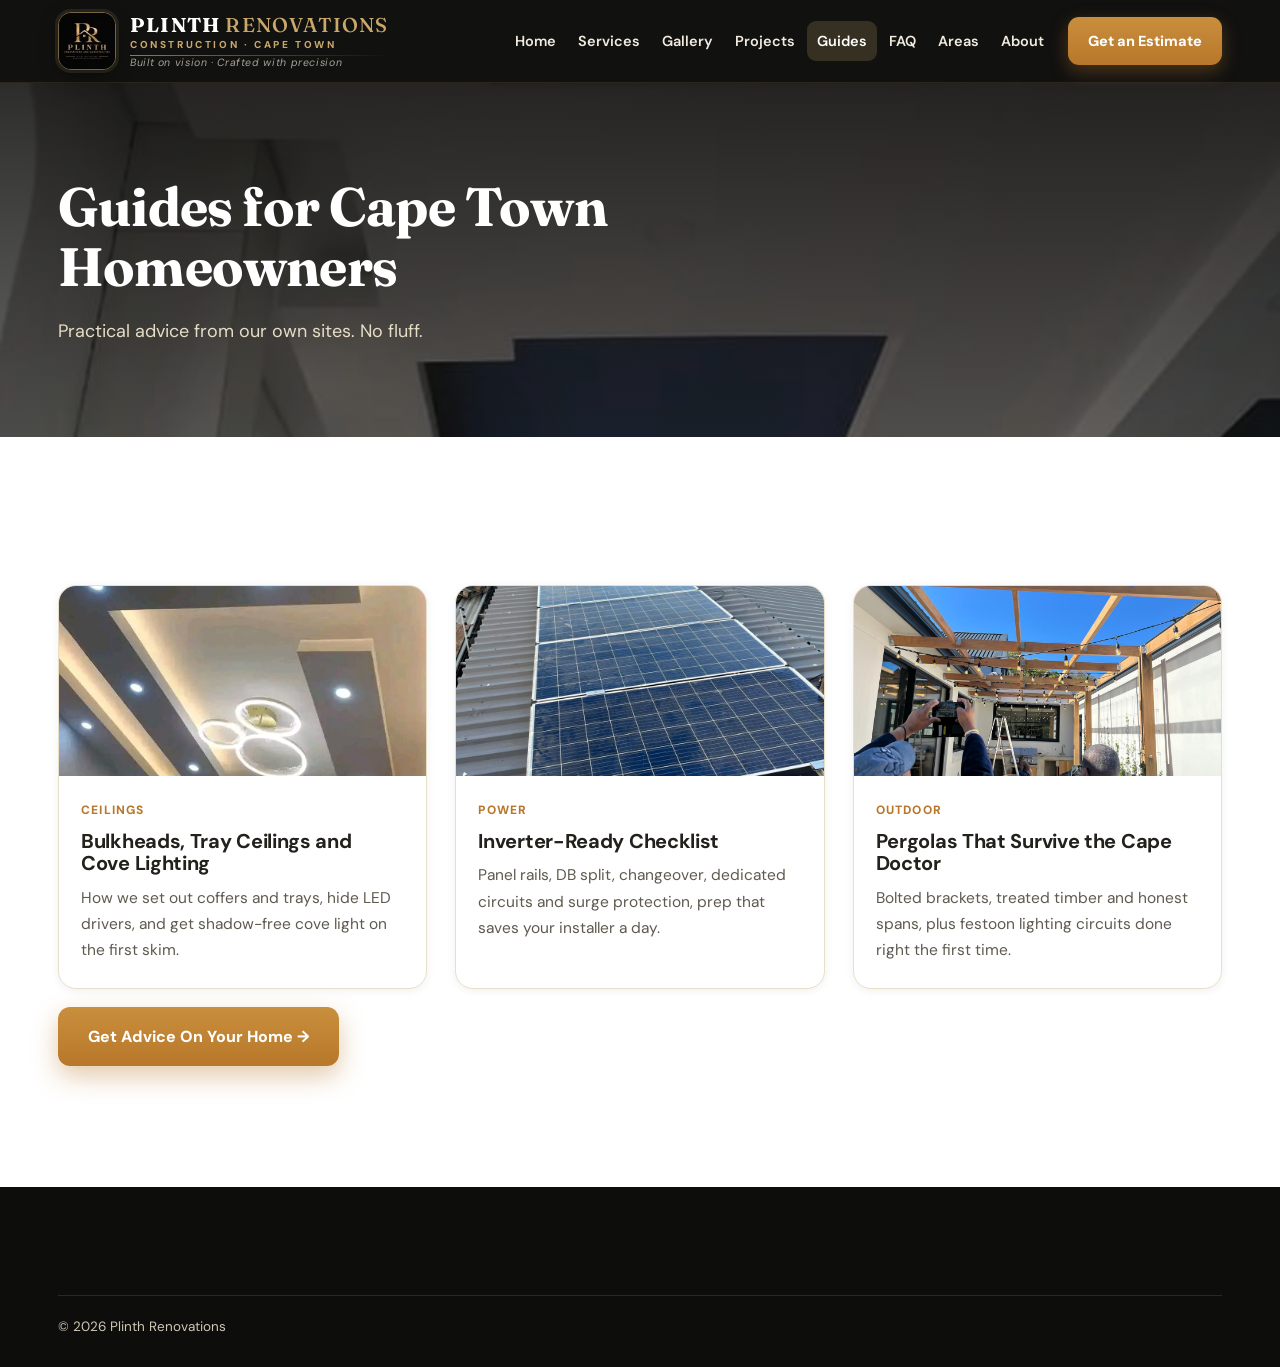
<file: blog.html>
﻿<!doctype html><html lang="en-ZA"><head><meta charset="utf-8"><meta name="viewport" content="width=device-width,initial-scale=1"><title>Pro Tips & Guides | Plinth Cape Town</title>
<meta name="description" content="Practical notes from our own sites: bulkheads and cove lighting, inverter-ready electrical prep, and pergolas built for the Cape Doctor.">
<link rel="canonical" href="https://plinthrenovations.co.za/blog.html">
<meta property="og:type" content="website">
<meta property="og:site_name" content="Plinth Renovations and Construction">
<meta property="og:locale" content="en_ZA">
<meta property="og:title" content="Pro Tips &amp; Guides | Plinth Cape Town">
<meta property="og:description" content="Practical notes from our own sites: bulkheads and cove lighting, inverter-ready electrical prep, and pergolas built for the Cape Doctor.">
<meta property="og:url" content="https://plinthrenovations.co.za/blog.html">
<meta property="og:image" content="https://plinthrenovations.co.za/og-cover.jpg">
<meta property="og:image:width" content="1200">
<meta property="og:image:height" content="630">
<meta property="og:image:alt" content="Timber and stone kitchen completed by Plinth in Cape Town">
<meta name="twitter:card" content="summary_large_image">
<meta name="twitter:title" content="Pro Tips &amp; Guides | Plinth Cape Town">
<meta name="twitter:description" content="Practical notes from our own sites: bulkheads and cove lighting, inverter-ready electrical prep, and pergolas built for the Cape Doctor.">
<meta name="twitter:image" content="https://plinthrenovations.co.za/og-cover.jpg">
<meta name="theme-color" content="#0d0d0c">
<link href="https://fonts.googleapis.com/css2?family=DM+Sans:wght@400;500;700;800&family=Fraunces:opsz,wght@9..144,500;9..144,600;9..144,700&display=swap" rel="stylesheet"><link rel="stylesheet" href="styles.css"></head><body>
<header class="site-header"><div class="wrap"><a class="brand" href="index.html"><img src="logo.jpg" alt="Plinth Renovations and Construction logo"><span class="lockup"><strong>PLINTH <span>RENOVATIONS</span></strong><span class="sub">Construction &middot; Cape Town</span><span class="rule"></span><span class="tag">Built on vision &middot; Crafted with precision</span></span></a><button class="mobile-toggle">☰</button><div class="head-right"><nav class="main"><a href="index.html">Home</a><a href="services.html">Services</a><a href="gallery.html">Gallery</a><a href="projects.html">Projects</a><a href="blog.html">Guides</a><a href="faq.html">FAQ</a><a href="areas.html">Areas</a><a href="about.html">About</a></nav><a class="header-cta" href="estimate.html">Get an Estimate</a></div></div></header>
<section class="page-hero"><div class="wrap"><h1>Guides for Cape Town Homeowners</h1><p>Practical advice from our own sites. No fluff.</p></div></section>
<section class="section"><div class="wrap"><div class="guides">
<div class="guide"><div class="ph"><img src="images/IMG-20260902-WA0016.jpg" alt="Tray ceiling with cove lighting" loading="lazy"></div><div class="bd"><small>Ceilings</small><h3>Bulkheads, Tray Ceilings and Cove Lighting</h3><p>How we set out coffers and trays, hide LED drivers, and get shadow-free cove light on the first skim.</p></div></div>
<div class="guide"><div class="ph"><img src="images/IMG-20260903-WA0029.jpg" alt="Solar panels on a Cape Town roof" loading="lazy"></div><div class="bd"><small>Power</small><h3>Inverter-Ready Checklist</h3><p>Panel rails, DB split, changeover, dedicated circuits and surge protection, prep that saves your installer a day.</p></div></div>
<div class="guide"><div class="ph"><img src="images/IMG-20260903-WA0028.jpg" alt="Timber pergola with evening lights" loading="lazy"></div><div class="bd"><small>Outdoor</small><h3>Pergolas That Survive the Cape Doctor</h3><p>Bolted brackets, treated timber and honest spans, plus festoon lighting circuits done right the first time.</p></div></div>
</div><p style="margin-top:18px"><a class="btn btn-gold" href="estimate.html">Get Advice On Your Home →</a></p></div></section>
<footer><div class="wrap"><div class="foot-bottom"><span>© <span id="yr"></span> Plinth Renovations</span></div></div></footer><script src="script.js"></script></body></html>
</file>
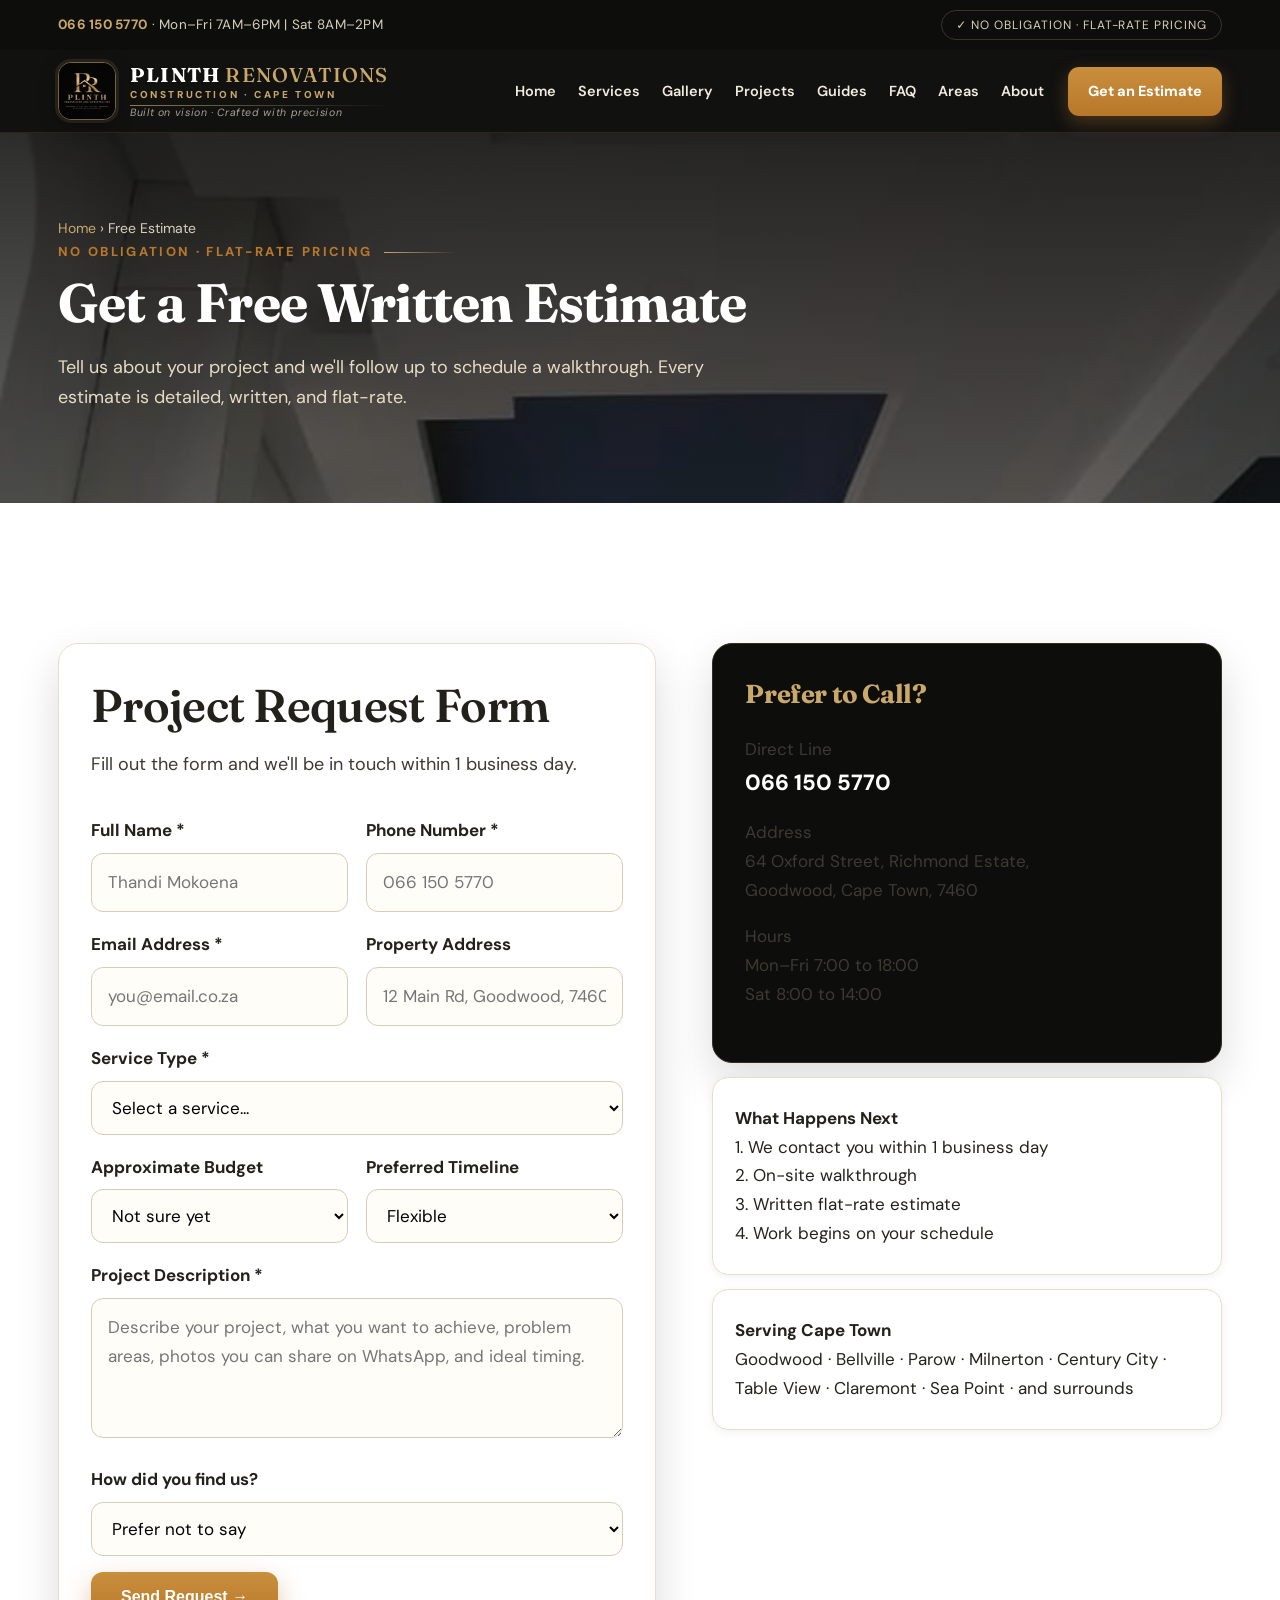
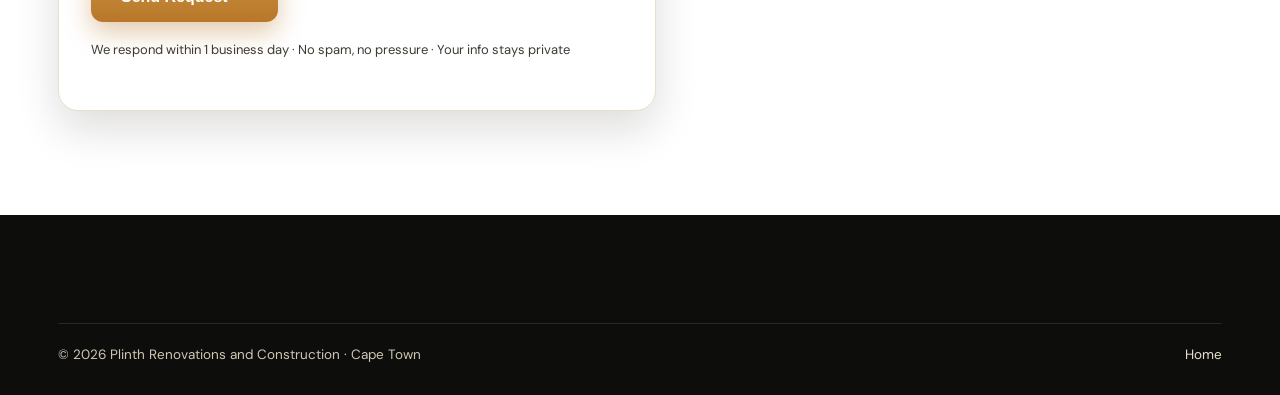
<file: estimate.html>
﻿<!doctype html><html lang="en-ZA"><head><meta charset="utf-8"><meta name="viewport" content="width=device-width,initial-scale=1">
<title>Get a Free Estimate | Plinth Renovations Cape Town</title><meta name="description" content="Request a free written flat-rate estimate from Plinth Renovations and Construction, Goodwood, Cape Town. We respond within 1 business day.">
<link rel="canonical" href="https://plinthrenovations.co.za/estimate.html">
<meta property="og:type" content="website">
<meta property="og:site_name" content="Plinth Renovations and Construction">
<meta property="og:locale" content="en_ZA">
<meta property="og:title" content="Get a Free Estimate | Plinth Renovations Cape Town">
<meta property="og:description" content="Request a free written flat-rate estimate from Plinth Renovations and Construction, Goodwood, Cape Town. We respond within 1 business day.">
<meta property="og:url" content="https://plinthrenovations.co.za/estimate.html">
<meta property="og:image" content="https://plinthrenovations.co.za/og-cover.jpg">
<meta property="og:image:width" content="1200">
<meta property="og:image:height" content="630">
<meta property="og:image:alt" content="Timber and stone kitchen completed by Plinth in Cape Town">
<meta name="twitter:card" content="summary_large_image">
<meta name="twitter:title" content="Get a Free Estimate | Plinth Renovations Cape Town">
<meta name="twitter:description" content="Request a free written flat-rate estimate from Plinth Renovations and Construction, Goodwood, Cape Town. We respond within 1 business day.">
<meta name="twitter:image" content="https://plinthrenovations.co.za/og-cover.jpg">
<meta name="theme-color" content="#0d0d0c">

<link href="https://fonts.googleapis.com/css2?family=DM+Sans:wght@400;500;700;800&family=Fraunces:opsz,wght@9..144,500;9..144,600;9..144,700&display=swap" rel="stylesheet"><link rel="stylesheet" href="styles.css"></head><body>
<div class="topbar"><div class="wrap"><div><a href="tel:+27661505770">066 150 5770</a> · Mon–Fri 7AM–6PM | Sat 8AM–2PM</div><div class="badge">✓ NO OBLIGATION · FLAT-RATE PRICING</div></div></div>
<header class="site-header"><div class="wrap"><a class="brand" href="index.html"><img src="logo.jpg" alt="Plinth Renovations and Construction logo"><span class="lockup"><strong>PLINTH <span>RENOVATIONS</span></strong><span class="sub">Construction &middot; Cape Town</span><span class="rule"></span><span class="tag">Built on vision &middot; Crafted with precision</span></span></a><button class="mobile-toggle">☰</button>
<div class="head-right"><nav class="main"><a href="index.html">Home</a><a href="services.html">Services</a><a href="gallery.html">Gallery</a><a href="projects.html">Projects</a><a href="blog.html">Guides</a><a href="faq.html">FAQ</a><a href="areas.html">Areas</a><a href="about.html">About</a></nav><a class="header-cta" href="estimate.html">Get an Estimate</a></div></div></header>
<section class="page-hero"><div class="wrap"><div class="crumb"><a href="index.html" style="color:#c9a86a">Home</a> › Free Estimate</div><div class="eyebrow">No Obligation · Flat-Rate Pricing</div><h1>Get a Free Written Estimate</h1><p>Tell us about your project and we'll follow up to schedule a walkthrough. Every estimate is detailed, written, and flat-rate.</p></div></section>
<section class="section"><div class="wrap"><div class="why">
<div class="form-card">
<h2 style="margin-top:0">Project Request Form</h2>
<p class="sub">Fill out the form and we'll be in touch within 1 business day.</p>
<div id="form-ok" style="display:none;background:#eef7ee;border:1px solid #9cc79c;padding:14px;border-radius:10px;margin:12px 0"></div>
<form id="estimate-form">
<div class="two"><div><label>Full Name *</label><input name="name" required placeholder="Thandi Mokoena"></div><div><label>Phone Number *</label><input name="phone" required placeholder="066 150 5770"></div></div>
<div class="two"><div><label>Email Address *</label><input name="email" type="email" required placeholder="you@email.co.za"></div><div><label>Property Address</label><input name="address" placeholder="12 Main Rd, Goodwood, 7460"></div></div>
<label>Service Type *</label><select name="service" required><option value="">Select a service...</option><option>Interior Remodeling</option><option>Painting & Cabinet Refinishing</option><option>Bathroom Remodeling</option><option>Property Punch List / Pre-Sale</option><option>Garage & Storage</option><option>Smart Home / Inverter Prep</option><option>Exterior / Waterproofing</option><option>Seasonal Winter-Proofing</option><option>Braai / Pergola Build</option><option>General Repairs / Multiple Items</option><option>Other</option></select>
<div class="two"><div><label>Approximate Budget</label><select name="budget"><option>Not sure yet</option><option>Under R10,000</option><option>R10,000, R50,000</option><option>R50,000, R150,000</option><option>R150,000, R400,000</option><option>R400,000+</option></select></div><div><label>Preferred Timeline</label><select name="timeline"><option>Flexible</option><option>ASAP (within 2 weeks)</option><option>1 to 2 months</option><option>3 to 6 months</option><option>Planning stage</option></select></div></div>
<label>Project Description *</label><textarea name="message" required placeholder="Describe your project, what you want to achieve, problem areas, photos you can share on WhatsApp, and ideal timing."></textarea>
<label>How did you find us?</label><select name="source"><option>Prefer not to say</option><option>Google search</option><option>Referral</option><option>Facebook</option><option>Google Maps</option><option>Drove by / saw a job</option><option>Other</option></select>
<p style="margin-top:16px"><button class="btn btn-gold" type="submit">Send Request →</button></p>
<p class="sub" style="font-size:13px">We respond within 1 business day · No spam, no pressure · Your info stays private</p>
</form>
</div>
<div>
<div class="checklist"><h3>Prefer to Call?</h3><p>Direct Line<br><a href="tel:+27661505770" style="font-size:22px;color:#fff;font-weight:800">066 150 5770</a></p><p>Address<br>64 Oxford Street, Richmond Estate,<br>Goodwood, Cape Town, 7460</p><p>Hours<br>Mon–Fri 7:00 to 18:00<br>Sat 8:00 to 14:00</p></div>
<div class="step" style="margin-top:14px"><strong>What Happens Next</strong><br>1. We contact you within 1 business day<br>2. On-site walkthrough<br>3. Written flat-rate estimate<br>4. Work begins on your schedule</div>
<div class="step" style="margin-top:14px"><strong>Serving Cape Town</strong><br>Goodwood · Bellville · Parow · Milnerton · Century City · Table View · Claremont · Sea Point · and surrounds</div>
</div>
</div></div></section>
<footer><div class="wrap"><div class="foot-bottom"><span>© <span id="yr"></span> Plinth Renovations and Construction · Cape Town</span><span><a href="index.html">Home</a></span></div></div></footer><script src="script.js"></script></body></html>
</file>
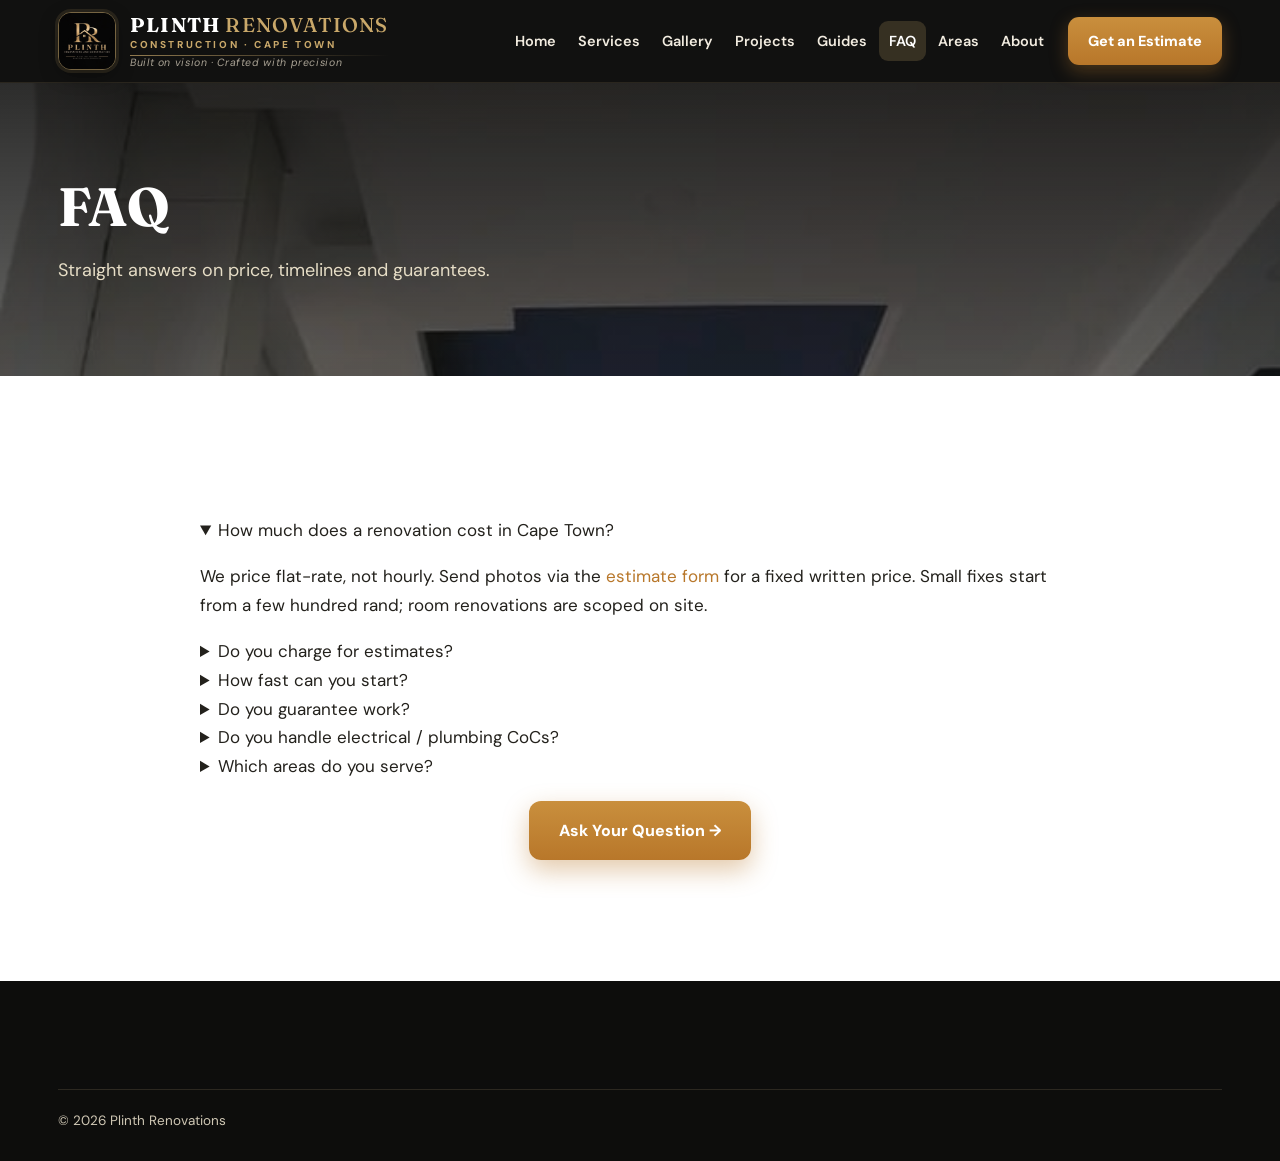
<file: faq.html>
﻿<!doctype html><html lang="en-ZA"><head><meta charset="utf-8"><meta name="viewport" content="width=device-width,initial-scale=1"><title>Homeowner FAQ | Plinth Cape Town</title>
<meta name="description" content="Straight answers on renovation cost, free estimates, start times, the 12-month workmanship warranty, electrical and plumbing CoCs, and which areas we serve.">
<link rel="canonical" href="https://plinthrenovations.co.za/faq.html">
<meta property="og:type" content="website">
<meta property="og:site_name" content="Plinth Renovations and Construction">
<meta property="og:locale" content="en_ZA">
<meta property="og:title" content="Homeowner FAQ | Plinth Cape Town">
<meta property="og:description" content="Straight answers on renovation cost, free estimates, start times, the 12-month workmanship warranty, electrical and plumbing CoCs, and which areas we serve.">
<meta property="og:url" content="https://plinthrenovations.co.za/faq.html">
<meta property="og:image" content="https://plinthrenovations.co.za/og-cover.jpg">
<meta property="og:image:width" content="1200">
<meta property="og:image:height" content="630">
<meta property="og:image:alt" content="Timber and stone kitchen completed by Plinth in Cape Town">
<meta name="twitter:card" content="summary_large_image">
<meta name="twitter:title" content="Homeowner FAQ | Plinth Cape Town">
<meta name="twitter:description" content="Straight answers on renovation cost, free estimates, start times, the 12-month workmanship warranty, electrical and plumbing CoCs, and which areas we serve.">
<meta name="twitter:image" content="https://plinthrenovations.co.za/og-cover.jpg">
<meta name="theme-color" content="#0d0d0c">
<link href="https://fonts.googleapis.com/css2?family=DM+Sans:wght@400;500;700;800&family=Fraunces:opsz,wght@9..144,500;9..144,600;9..144,700&display=swap" rel="stylesheet"><link rel="stylesheet" href="styles.css"></head><body>
<header class="site-header"><div class="wrap"><a class="brand" href="index.html"><img src="logo.jpg" alt="Plinth Renovations and Construction logo"><span class="lockup"><strong>PLINTH <span>RENOVATIONS</span></strong><span class="sub">Construction &middot; Cape Town</span><span class="rule"></span><span class="tag">Built on vision &middot; Crafted with precision</span></span></a><button class="mobile-toggle">☰</button><div class="head-right"><nav class="main"><a href="index.html">Home</a><a href="services.html">Services</a><a href="gallery.html">Gallery</a><a href="projects.html">Projects</a><a href="blog.html">Guides</a><a href="faq.html">FAQ</a><a href="areas.html">Areas</a><a href="about.html">About</a></nav><a class="header-cta" href="estimate.html">Get an Estimate</a></div></div></header>
<section class="page-hero"><div class="wrap"><h1>FAQ</h1><p>Straight answers on price, timelines and guarantees.</p></div></section>
<section class="section"><div class="wrap"><div class="faq">
<details open><summary>How much does a renovation cost in Cape Town?</summary><p>We price flat-rate, not hourly. Send photos via the <a href="estimate.html">estimate form</a> for a fixed written price. Small fixes start from a few hundred rand; room renovations are scoped on site.</p></details>
<details><summary>Do you charge for estimates?</summary><p>No, written estimates are free in our core service area.</p></details>
<details><summary>How fast can you start?</summary><p>Punch lists: 3 to 7 business days. Renovations: 1 to 3 weeks depending on materials. Winter waterproofing books out Feb–May, book early.</p></details>
<details><summary>Do you guarantee work?</summary><p>Yes, 12-month workmanship warranty on renovations. Manufacturer warranties apply to geysers, waterproofing systems, etc.</p></details>
<details><summary>Do you handle electrical / plumbing CoCs?</summary><p>For work requiring certification we use registered subcontractors and arrange CoCs at cost.</p></details>
<details><summary>Which areas do you serve?</summary><p>Cape Town from our Goodwood base, see <a href="areas.html">areas</a>.</p></details>
</div><p style="text-align:center;margin-top:20px"><a class="btn btn-gold" href="estimate.html">Ask Your Question →</a></p></div></section>
<footer><div class="wrap"><div class="foot-bottom"><span>© <span id="yr"></span> Plinth Renovations</span></div></div></footer><script src="script.js"></script></body></html>
</file>
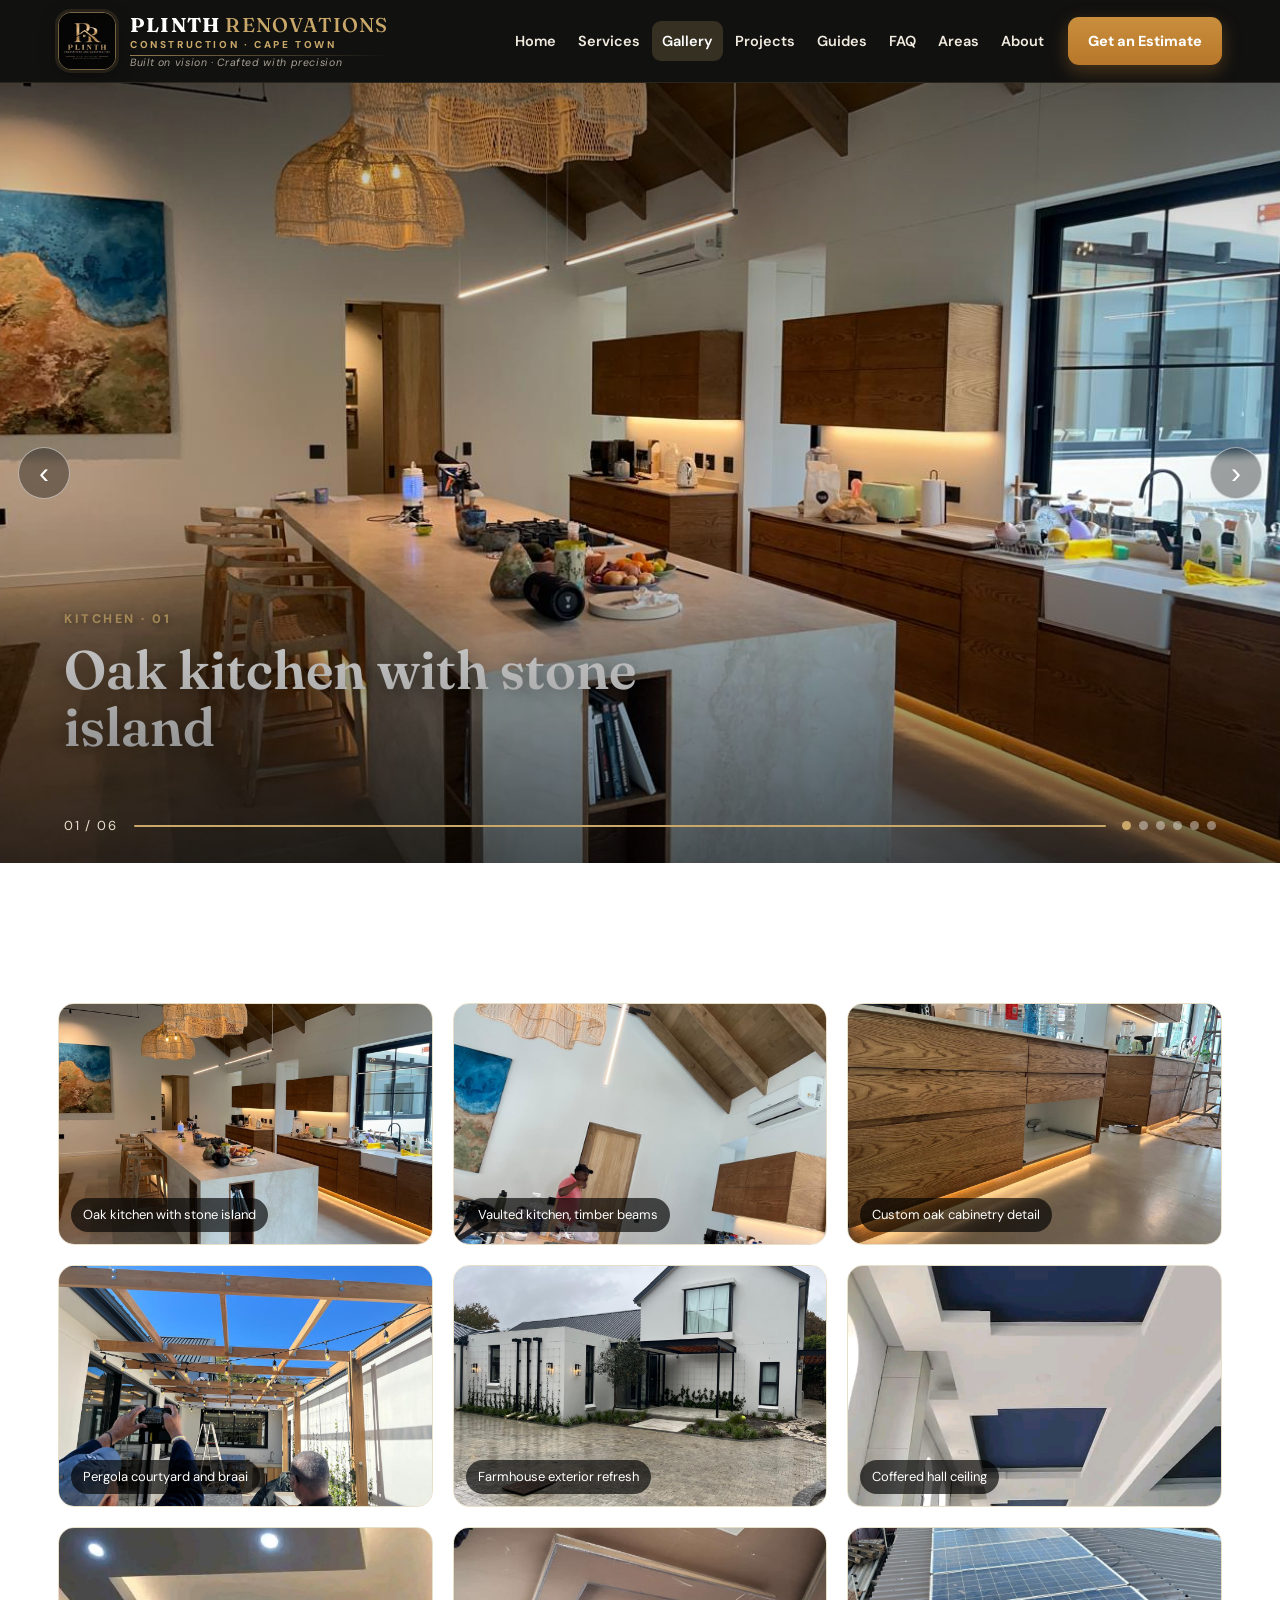
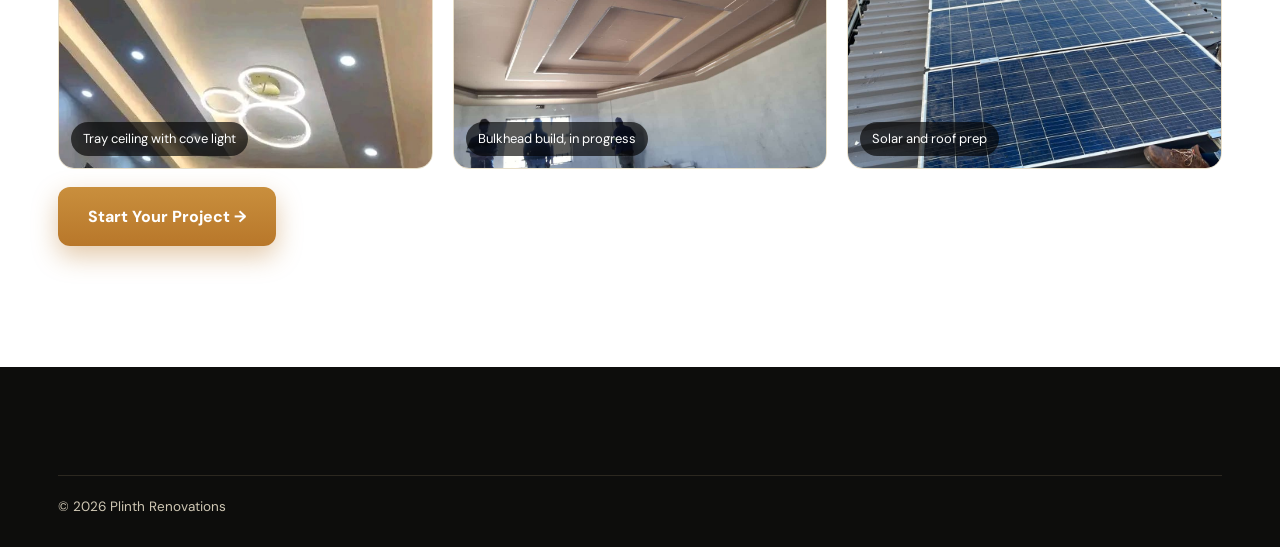
<file: gallery.html>
﻿<!doctype html><html lang="en-ZA"><head><meta charset="utf-8"><meta name="viewport" content="width=device-width,initial-scale=1"><title>Gallery | Plinth Cape Town</title>
<meta name="description" content="Renovation, kitchen, bathroom and outdoor work by Plinth Renovations and Construction, photographed on handover across Cape Town.">
<link rel="canonical" href="https://plinthrenovations.co.za/gallery.html">
<meta property="og:type" content="website">
<meta property="og:site_name" content="Plinth Renovations and Construction">
<meta property="og:locale" content="en_ZA">
<meta property="og:title" content="Gallery | Plinth Cape Town">
<meta property="og:description" content="Renovation, kitchen, bathroom and outdoor work by Plinth Renovations and Construction, photographed on handover across Cape Town.">
<meta property="og:url" content="https://plinthrenovations.co.za/gallery.html">
<meta property="og:image" content="https://plinthrenovations.co.za/og-cover.jpg">
<meta property="og:image:width" content="1200">
<meta property="og:image:height" content="630">
<meta property="og:image:alt" content="Timber and stone kitchen completed by Plinth in Cape Town">
<meta name="twitter:card" content="summary_large_image">
<meta name="twitter:title" content="Gallery | Plinth Cape Town">
<meta name="twitter:description" content="Renovation, kitchen, bathroom and outdoor work by Plinth Renovations and Construction, photographed on handover across Cape Town.">
<meta name="twitter:image" content="https://plinthrenovations.co.za/og-cover.jpg">
<meta name="theme-color" content="#0d0d0c">
<link href="https://fonts.googleapis.com/css2?family=DM+Sans:wght@400;500;700;800&family=Fraunces:opsz,wght@9..144,500;9..144,600;9..144,700&display=swap" rel="stylesheet"><link rel="stylesheet" href="styles.css"></head><body>
<header class="site-header"><div class="wrap"><a class="brand" href="index.html"><img src="logo.jpg" alt="Plinth Renovations and Construction logo"><span class="lockup"><strong>PLINTH <span>RENOVATIONS</span></strong><span class="sub">Construction &middot; Cape Town</span><span class="rule"></span><span class="tag">Built on vision &middot; Crafted with precision</span></span></a><button class="mobile-toggle">☰</button><div class="head-right"><nav class="main"><a href="index.html">Home</a><a href="services.html">Services</a><a href="gallery.html">Gallery</a><a href="projects.html">Projects</a><a href="blog.html">Guides</a><a href="faq.html">FAQ</a><a href="areas.html">Areas</a><a href="about.html">About</a></nav><a class="header-cta" href="estimate.html">Get an Estimate</a></div></div></header>
<section class="show" id="show" aria-label="Featured projects slideshow">
<h1 class="sr">Project Gallery, Plinth Renovations Cape Town</h1>
<div class="slide on"><img src="images/IMG-20260903-WA0033.jpg" alt="Bespoke oak kitchen with stone island" fetchpriority="high"><div class="cap"><span class="k">Kitchen · 01</span><strong>Oak kitchen with stone island</strong></div></div>
<div class="slide"><img src="images/IMG-20260903-WA0031.jpg" alt="Vaulted kitchen with timber beams" loading="lazy"><div class="cap"><span class="k">Kitchen · 02</span><strong>Vaulted kitchen, timber beams</strong></div></div>
<div class="slide"><img src="images/IMG-20260903-WA0028.jpg" alt="Timber pergola with festoon lights and braai" loading="lazy"><div class="cap"><span class="k">Outdoor · 03</span><strong>Pergola courtyard and braai</strong></div></div>
<div class="slide"><img src="images/IMG-20260903-WA0034.jpg" alt="Modern farmhouse exterior" loading="lazy"><div class="cap"><span class="k">Exterior · 04</span><strong>Farmhouse exterior refresh</strong></div></div>
<div class="slide"><img src="images/IMG-20260902-WA0017.jpg" alt="Hall with coffered ceiling" loading="lazy"><div class="cap"><span class="k">Commercial · 05</span><strong>Coffered hall ceiling</strong></div></div>
<div class="slide"><img src="images/IMG-20260903-WA0029.jpg" alt="Solar panels on a roof" loading="lazy"><div class="cap"><span class="k">Power · 06</span><strong>Solar and roof prep</strong></div></div>
<button class="sh-arrow prev" id="shPrev" aria-label="Previous project">‹</button>
<button class="sh-arrow next" id="shNext" aria-label="Next project">›</button>
<div class="sh-bar"><span id="shCount">01 / 06</span><div class="track"><div class="fill" id="shFill"></div></div><div class="dots" id="shDots"></div></div>
</section>
<section class="section"><div class="wrap"><div class="gallery-grid">
<figure><img src="images/IMG-20260903-WA0033.jpg" alt="Bespoke oak kitchen with stone island and rattan pendants" loading="lazy"><figcaption>Oak kitchen with stone island</figcaption></figure>
<figure><img src="images/IMG-20260903-WA0031.jpg" alt="Vaulted kitchen with timber beams and feature lighting" loading="lazy"><figcaption>Vaulted kitchen, timber beams</figcaption></figure>
<figure><img src="images/IMG-20260903-WA0030.jpg" alt="Custom oak cabinetry with LED toe lighting" loading="lazy"><figcaption>Custom oak cabinetry detail</figcaption></figure>
<figure><img src="images/IMG-20260903-WA0028.jpg" alt="Timber pergola with festoon lights and built-in braai" loading="lazy"><figcaption>Pergola courtyard and braai</figcaption></figure>
<figure><img src="images/IMG-20260903-WA0034.jpg" alt="Modern farmhouse exterior with patio and planting" loading="lazy"><figcaption>Farmhouse exterior refresh</figcaption></figure>
<figure><img src="images/IMG-20260902-WA0017.jpg" alt="Hall with coffered ceiling and navy inset panels" loading="lazy"><figcaption>Coffered hall ceiling</figcaption></figure>
<figure><img src="images/IMG-20260902-WA0016.jpg" alt="Tray ceiling with cove lighting and ring pendant" loading="lazy"><figcaption>Tray ceiling with cove light</figcaption></figure>
<figure><img src="images/IMG-20260902-WA0004.jpg" alt="Coffered bulkhead ceiling during installation" loading="lazy"><figcaption>Bulkhead build, in progress</figcaption></figure>
<figure><img src="images/IMG-20260903-WA0029.jpg" alt="Solar panels fitted on a roof" loading="lazy"><figcaption>Solar and roof prep</figcaption></figure>
</div><p style="margin-top:18px"><a class="btn btn-gold" href="estimate.html">Start Your Project →</a></p></div></section>
<footer><div class="wrap"><div class="foot-bottom"><span>© <span id="yr"></span> Plinth Renovations</span></div></div></footer><script src="script.js"></script></body></html>
</file>
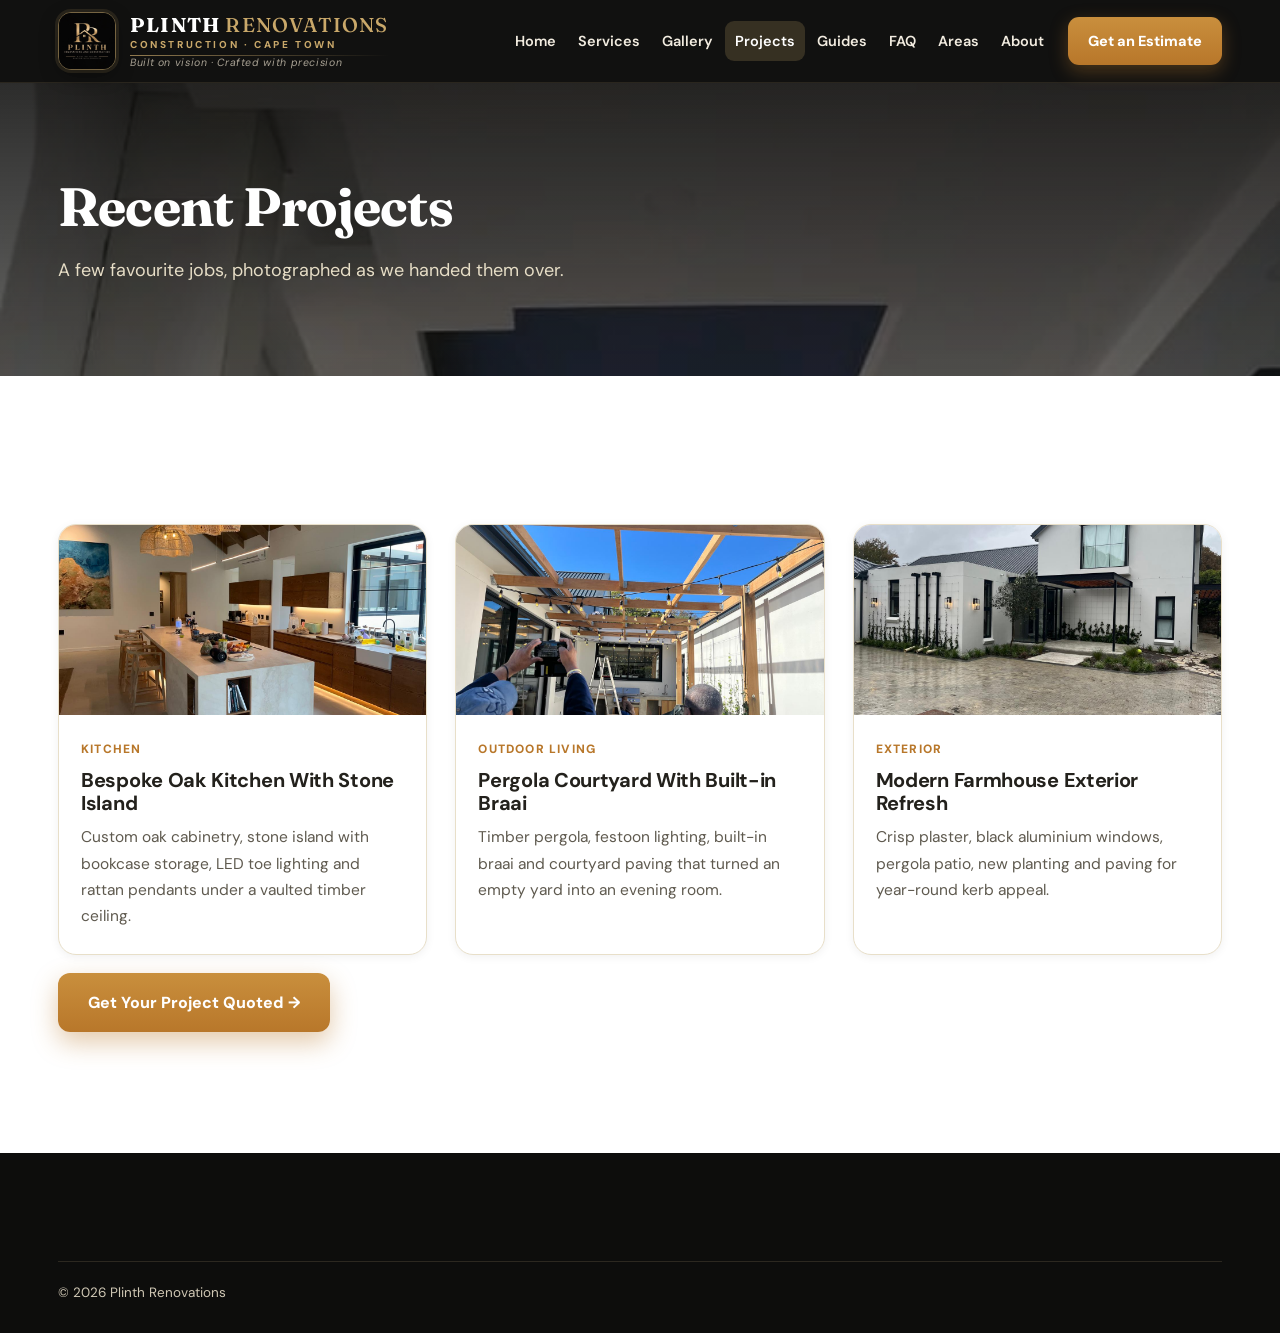
<file: projects.html>
﻿<!doctype html><html lang="en-ZA"><head><meta charset="utf-8"><meta name="viewport" content="width=device-width,initial-scale=1"><title>Projects | Plinth Cape Town</title>
<meta name="description" content="Selected Cape Town renovation and construction projects by Plinth, with the brief, the scope and the finished result.">
<link rel="canonical" href="https://plinthrenovations.co.za/projects.html">
<meta property="og:type" content="website">
<meta property="og:site_name" content="Plinth Renovations and Construction">
<meta property="og:locale" content="en_ZA">
<meta property="og:title" content="Projects | Plinth Cape Town">
<meta property="og:description" content="Selected Cape Town renovation and construction projects by Plinth, with the brief, the scope and the finished result.">
<meta property="og:url" content="https://plinthrenovations.co.za/projects.html">
<meta property="og:image" content="https://plinthrenovations.co.za/og-cover.jpg">
<meta property="og:image:width" content="1200">
<meta property="og:image:height" content="630">
<meta property="og:image:alt" content="Timber and stone kitchen completed by Plinth in Cape Town">
<meta name="twitter:card" content="summary_large_image">
<meta name="twitter:title" content="Projects | Plinth Cape Town">
<meta name="twitter:description" content="Selected Cape Town renovation and construction projects by Plinth, with the brief, the scope and the finished result.">
<meta name="twitter:image" content="https://plinthrenovations.co.za/og-cover.jpg">
<meta name="theme-color" content="#0d0d0c">
<link href="https://fonts.googleapis.com/css2?family=DM+Sans:wght@400;500;700;800&family=Fraunces:opsz,wght@9..144,500;9..144,600;9..144,700&display=swap" rel="stylesheet"><link rel="stylesheet" href="styles.css"></head><body>
<header class="site-header"><div class="wrap"><a class="brand" href="index.html"><img src="logo.jpg" alt="Plinth Renovations and Construction logo"><span class="lockup"><strong>PLINTH <span>RENOVATIONS</span></strong><span class="sub">Construction &middot; Cape Town</span><span class="rule"></span><span class="tag">Built on vision &middot; Crafted with precision</span></span></a><button class="mobile-toggle">☰</button><div class="head-right"><nav class="main"><a href="index.html">Home</a><a href="services.html">Services</a><a href="gallery.html">Gallery</a><a href="projects.html">Projects</a><a href="blog.html">Guides</a><a href="faq.html">FAQ</a><a href="areas.html">Areas</a><a href="about.html">About</a></nav><a class="header-cta" href="estimate.html">Get an Estimate</a></div></div></header>
<section class="page-hero"><div class="wrap"><h1>Recent Projects</h1><p>A few favourite jobs, photographed as we handed them over.</p></div></section>
<section class="section"><div class="wrap"><div class="guides">
<div class="guide"><div class="ph"><img src="images/IMG-20260903-WA0033.jpg" alt="Bespoke oak kitchen with stone island" loading="lazy"></div><div class="bd"><small>Kitchen</small><h3>Bespoke Oak Kitchen With Stone Island</h3><p>Custom oak cabinetry, stone island with bookcase storage, LED toe lighting and rattan pendants under a vaulted timber ceiling.</p></div></div>
<div class="guide"><div class="ph"><img src="images/IMG-20260903-WA0028.jpg" alt="Timber pergola courtyard with built-in braai" loading="lazy"></div><div class="bd"><small>Outdoor Living</small><h3>Pergola Courtyard With Built-in Braai</h3><p>Timber pergola, festoon lighting, built-in braai and courtyard paving that turned an empty yard into an evening room.</p></div></div>
<div class="guide"><div class="ph"><img src="images/IMG-20260903-WA0034.jpg" alt="Modern farmhouse exterior with patio" loading="lazy"></div><div class="bd"><small>Exterior</small><h3>Modern Farmhouse Exterior Refresh</h3><p>Crisp plaster, black aluminium windows, pergola patio, new planting and paving for year-round kerb appeal.</p></div></div>
</div><p style="margin-top:18px"><a class="btn btn-gold" href="estimate.html">Get Your Project Quoted →</a></p></div></section>
<footer><div class="wrap"><div class="foot-bottom"><span>© <span id="yr"></span> Plinth Renovations</span></div></div></footer><script src="script.js"></script></body></html>
</file>
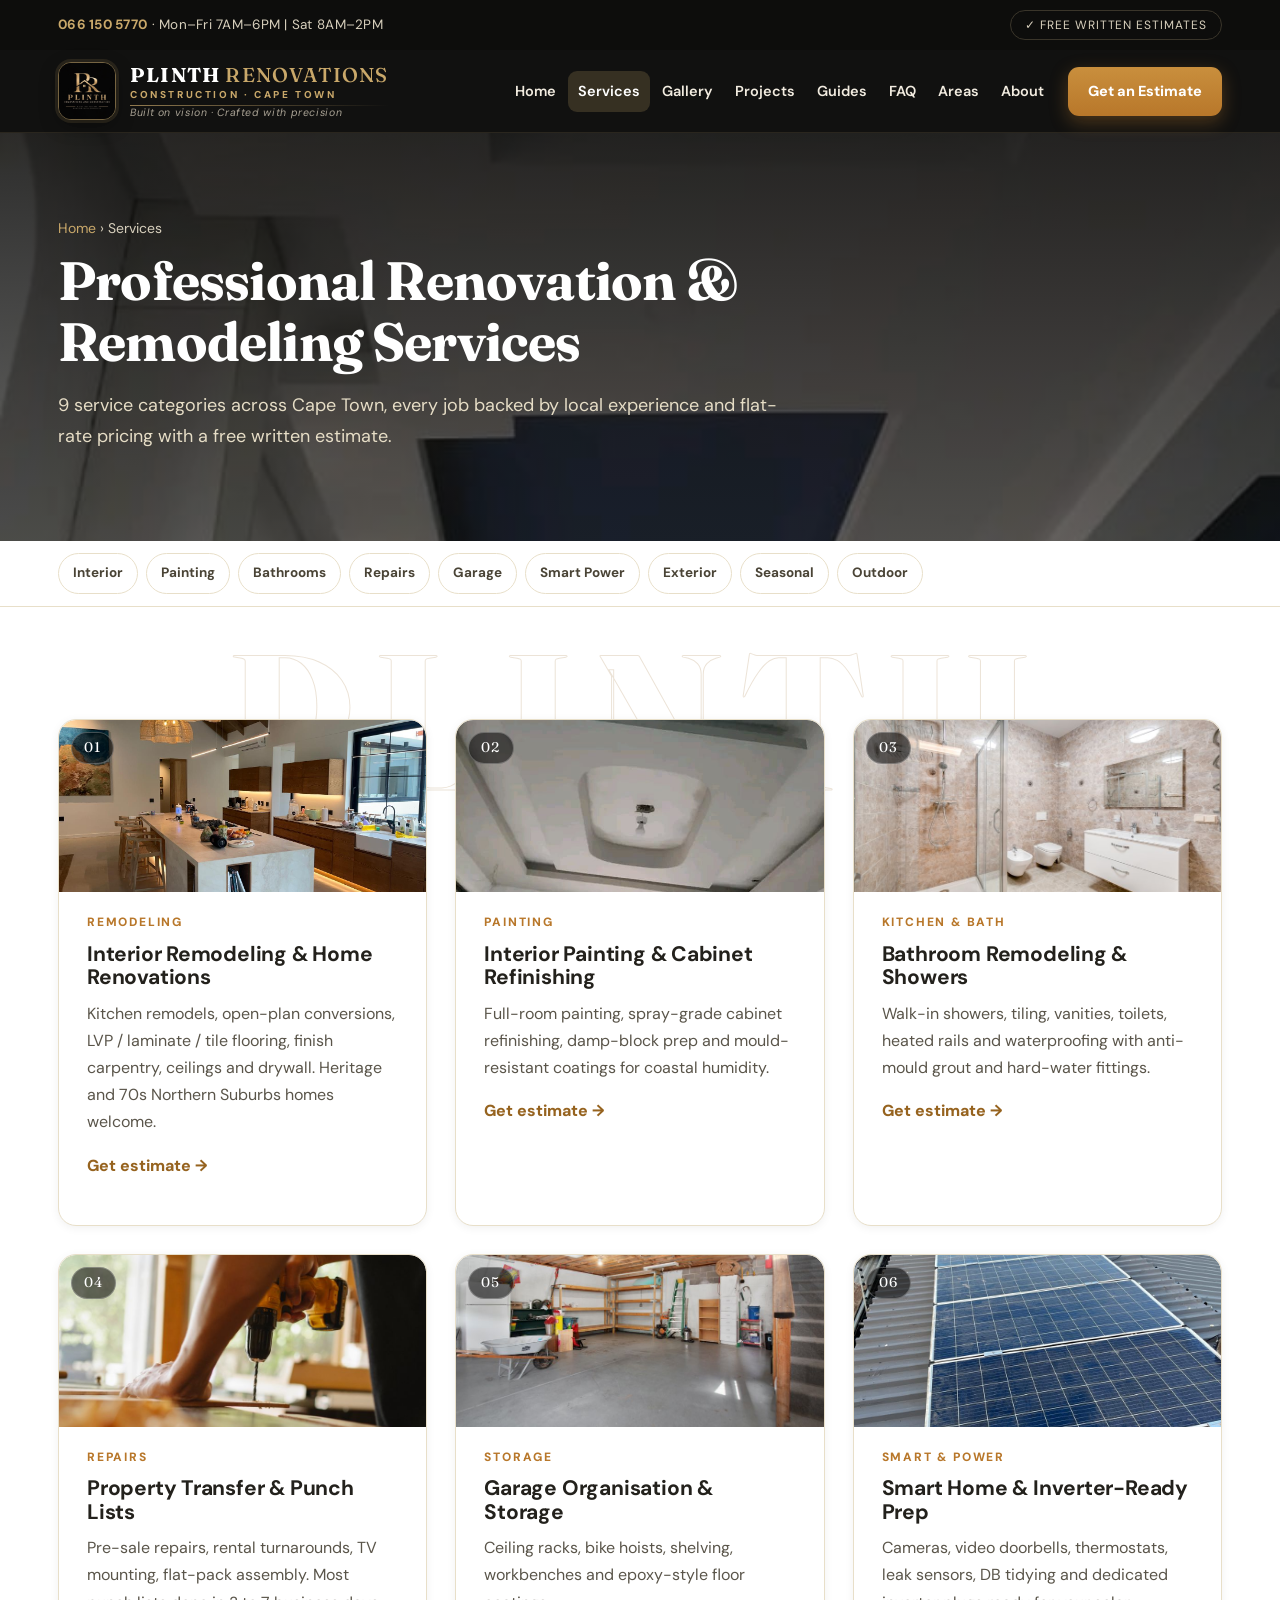
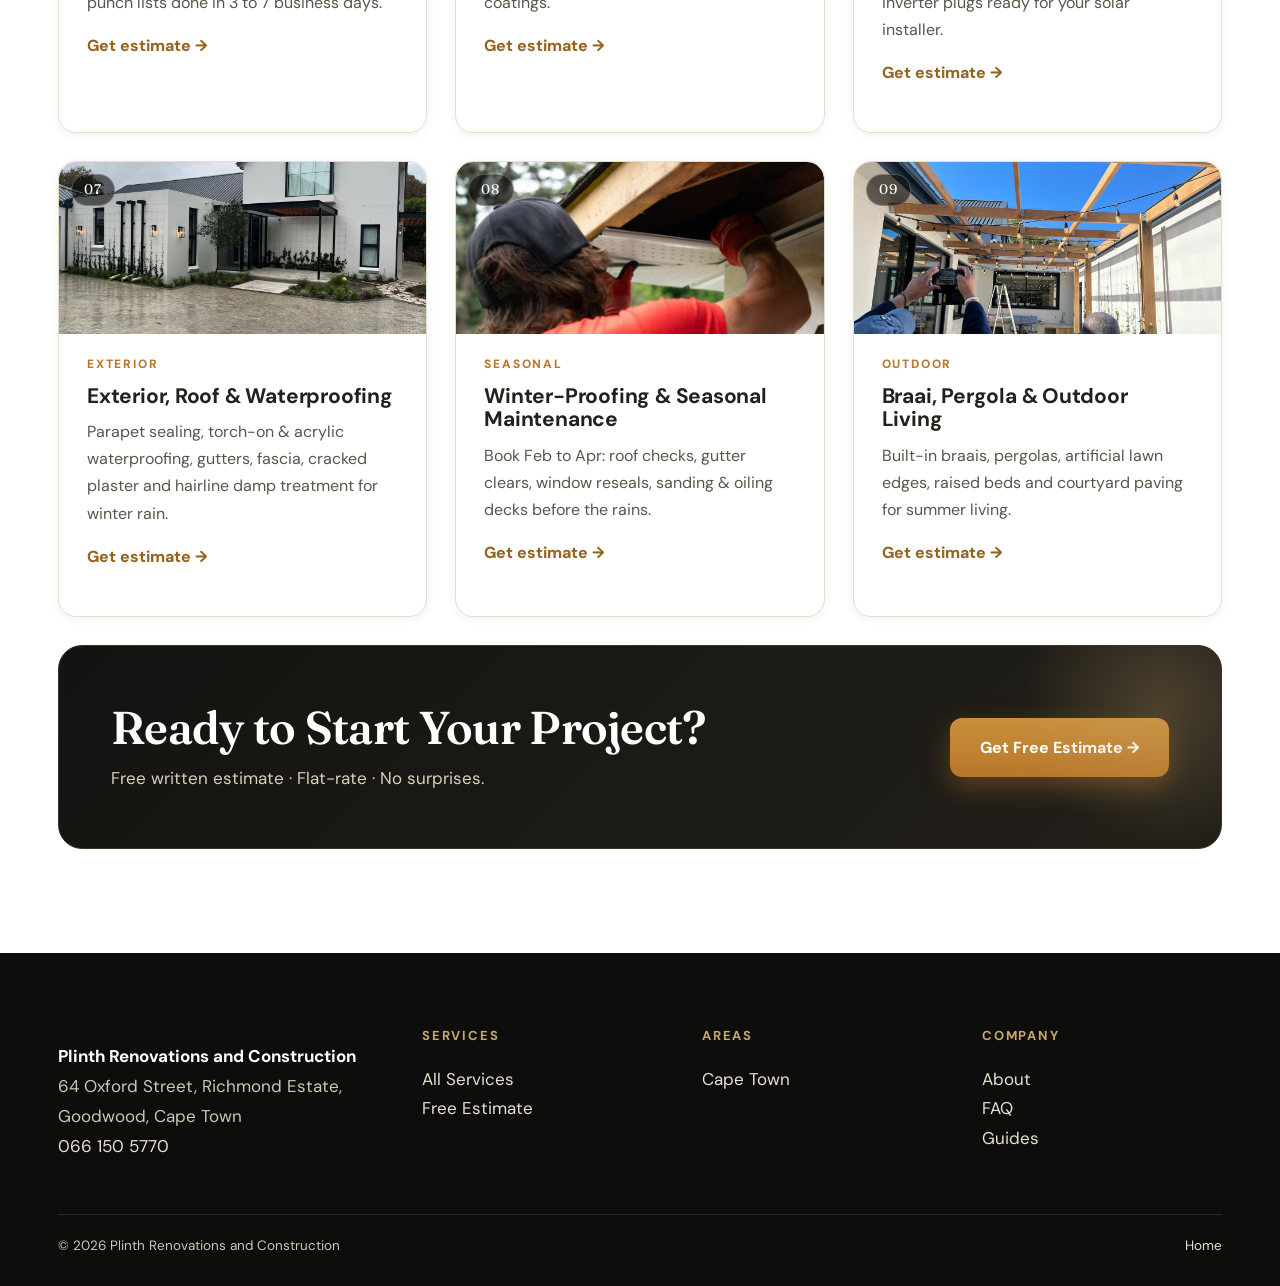
<file: services.html>
﻿<!doctype html><html lang="en-ZA"><head><meta charset="utf-8"><meta name="viewport" content="width=device-width,initial-scale=1">
<title>Services | Plinth Renovations Cape Town</title><meta name="description" content="9 service categories across Cape Town: remodeling, kitchens and bathrooms, painting, exterior waterproofing, storage, outdoor living, repairs, seasonal work and smart power.">
<link rel="canonical" href="https://plinthrenovations.co.za/services.html">
<meta property="og:type" content="website">
<meta property="og:site_name" content="Plinth Renovations and Construction">
<meta property="og:locale" content="en_ZA">
<meta property="og:title" content="Services | Plinth Renovations Cape Town">
<meta property="og:description" content="9 service categories across Cape Town: remodeling, kitchens and bathrooms, painting, exterior waterproofing, storage, outdoor living, repairs, seasonal work and smart power.">
<meta property="og:url" content="https://plinthrenovations.co.za/services.html">
<meta property="og:image" content="https://plinthrenovations.co.za/og-cover.jpg">
<meta property="og:image:width" content="1200">
<meta property="og:image:height" content="630">
<meta property="og:image:alt" content="Timber and stone kitchen completed by Plinth in Cape Town">
<meta name="twitter:card" content="summary_large_image">
<meta name="twitter:title" content="Services | Plinth Renovations Cape Town">
<meta name="twitter:description" content="9 service categories across Cape Town: remodeling, kitchens and bathrooms, painting, exterior waterproofing, storage, outdoor living, repairs, seasonal work and smart power.">
<meta name="twitter:image" content="https://plinthrenovations.co.za/og-cover.jpg">
<meta name="theme-color" content="#0d0d0c">

<link href="https://fonts.googleapis.com/css2?family=DM+Sans:wght@400;500;700;800&family=Fraunces:opsz,wght@9..144,500;9..144,600;9..144,700&display=swap" rel="stylesheet"><link rel="stylesheet" href="styles.css"></head><body>
<div class="topbar"><div class="wrap"><div><a href="tel:+27661505770">066 150 5770</a> · Mon–Fri 7AM–6PM | Sat 8AM–2PM</div><div class="badge">✓ FREE WRITTEN ESTIMATES</div></div></div>
<header class="site-header"><div class="wrap"><a class="brand" href="index.html"><img src="logo.jpg" alt="Plinth Renovations and Construction logo"><span class="lockup"><strong>PLINTH <span>RENOVATIONS</span></strong><span class="sub">Construction &middot; Cape Town</span><span class="rule"></span><span class="tag">Built on vision &middot; Crafted with precision</span></span></a><button class="mobile-toggle">☰</button>
<div class="head-right"><nav class="main"><a href="index.html">Home</a><a href="services.html">Services</a><a href="gallery.html">Gallery</a><a href="projects.html">Projects</a><a href="blog.html">Guides</a><a href="faq.html">FAQ</a><a href="areas.html">Areas</a><a href="about.html">About</a></nav><a class="header-cta" href="estimate.html">Get an Estimate</a></div></div></header>
<section class="page-hero"><div class="wrap"><div class="crumb"><a href="index.html" style="color:#c9a86a">Home</a> › Services</div><h1>Professional Renovation &amp; Remodeling Services</h1><p>9 service categories across Cape Town, every job backed by local experience and flat-rate pricing with a free written estimate.</p></div></section>
<div class="svc-nav"><div class="wrap"><a href="#interior">Interior</a><a href="#painting">Painting</a><a href="#bathroom">Bathrooms</a><a href="#repairs">Repairs</a><a href="#garage">Garage</a><a href="#smart">Smart Power</a><a href="#exterior">Exterior</a><a href="#seasonal">Seasonal</a><a href="#outdoor">Outdoor</a></div></div>
<section class="section ghost"><div class="wrap"><div class="grid9" style="margin-top:8px">
<div class="card reveal" id="interior"><div class="thumb"><span class="num">01</span><img src="images/IMG-20260903-WA0033.jpg" alt="Bespoke oak kitchen with stone island" loading="lazy"></div><div class="tag">Remodeling</div><h3>Interior Remodeling &amp; Home Renovations</h3><p>Kitchen remodels, open-plan conversions, LVP / laminate / tile flooring, finish carpentry, ceilings and drywall. Heritage and 70s Northern Suburbs homes welcome.</p><p><a class="more" href="estimate.html">Get estimate →</a></p></div>
<div class="card reveal" id="painting"><div class="thumb"><span class="num">02</span><img src="images/IMG-20260902-WA0011.jpg" alt="Painter finishing a tray ceiling" loading="lazy"></div><div class="tag">Painting</div><h3>Interior Painting &amp; Cabinet Refinishing</h3><p>Full-room painting, spray-grade cabinet refinishing, damp-block prep and mould-resistant coatings for coastal humidity.</p><p><a class="more" href="estimate.html">Get estimate →</a></p></div>
<div class="card reveal" id="bathroom"><div class="thumb"><span class="num">03</span><img src="images/svc-bathroom.jpg" alt="Contemporary bathroom with glass shower" loading="lazy"></div><div class="tag">Kitchen &amp; Bath</div><h3>Bathroom Remodeling &amp; Showers</h3><p>Walk-in showers, tiling, vanities, toilets, heated rails and waterproofing with anti-mould grout and hard-water fittings.</p><p><a class="more" href="estimate.html">Get estimate →</a></p></div>
<div class="card reveal" id="repairs"><div class="thumb"><span class="num">04</span><img src="images/svc-repairs.jpg" alt="Drilling timber plank during a repair" loading="lazy"></div><div class="tag">Repairs</div><h3>Property Transfer &amp; Punch Lists</h3><p>Pre-sale repairs, rental turnarounds, TV mounting, flat-pack assembly. Most punch lists done in 3 to 7 business days.</p><p><a class="more" href="estimate.html">Get estimate →</a></p></div>
<div class="card reveal" id="garage"><div class="thumb"><span class="num">05</span><img src="images/svc-garage.jpg" alt="Organised garage with storage shelves" loading="lazy"></div><div class="tag">Storage</div><h3>Garage Organisation &amp; Storage</h3><p>Ceiling racks, bike hoists, shelving, workbenches and epoxy-style floor coatings.</p><p><a class="more" href="estimate.html">Get estimate →</a></p></div>
<div class="card reveal" id="smart"><div class="thumb"><span class="num">06</span><img src="images/IMG-20260903-WA0029.jpg" alt="Solar panels on a Cape Town roof" loading="lazy"></div><div class="tag">Smart &amp; Power</div><h3>Smart Home &amp; Inverter-Ready Prep</h3><p>Cameras, video doorbells, thermostats, leak sensors, DB tidying and dedicated inverter plugs ready for your solar installer.</p><p><a class="more" href="estimate.html">Get estimate →</a></p></div>
<div class="card reveal" id="exterior"><div class="thumb"><span class="num">07</span><img src="images/IMG-20260903-WA0034.jpg" alt="Modern farmhouse exterior" loading="lazy"></div><div class="tag">Exterior</div><h3>Exterior, Roof &amp; Waterproofing</h3><p>Parapet sealing, torch-on &amp; acrylic waterproofing, gutters, fascia, cracked plaster and hairline damp treatment for winter rain.</p><p><a class="more" href="estimate.html">Get estimate →</a></p></div>
<div class="card reveal" id="seasonal"><div class="thumb"><span class="num">08</span><img src="images/svc-seasonal.jpg" alt="Worker fitting a gutter under a roof" loading="lazy"></div><div class="tag">Seasonal</div><h3>Winter-Proofing &amp; Seasonal Maintenance</h3><p>Book Feb to Apr: roof checks, gutter clears, window reseals, sanding &amp; oiling decks before the rains.</p><p><a class="more" href="estimate.html">Get estimate →</a></p></div>
<div class="card reveal" id="outdoor"><div class="thumb"><span class="num">09</span><img src="images/IMG-20260903-WA0028.jpg" alt="Timber pergola with festoon lights" loading="lazy"></div><div class="tag">Outdoor</div><h3>Braai, Pergola &amp; Outdoor Living</h3><p>Built-in braais, pergolas, artificial lawn edges, raised beds and courtyard paving for summer living.</p><p><a class="more" href="estimate.html">Get estimate →</a></p></div>
</div>
<div class="cta-band" style="margin-top:28px"><div><h2>Ready to Start Your Project?</h2><p>Free written estimate · Flat-rate · No surprises.</p></div><div><a class="btn btn-gold" href="estimate.html">Get Free Estimate →</a></div></div>
</div></section>
<footer><div class="wrap"><div class="foot-grid"><div><p><strong style="color:#fff">Plinth Renovations and Construction</strong><br>64 Oxford Street, Richmond Estate, Goodwood, Cape Town<br><a href="tel:+27661505770">066 150 5770</a></p></div><div><h4>Services</h4><p><a href="services.html">All Services</a><br><a href="estimate.html">Free Estimate</a></p></div><div><h4>Areas</h4><p><a href="areas.html">Cape Town</a></p></div><div><h4>Company</h4><p><a href="about.html">About</a><br><a href="faq.html">FAQ</a><br><a href="blog.html">Guides</a></p></div></div><div class="foot-bottom"><span>© <span id="yr"></span> Plinth Renovations and Construction</span><span><a href="index.html">Home</a></span></div></div></footer><script src="script.js"></script></body></html>
</file>
<file: styles.css>
﻿/* Plinth Renovations and Construction, V2 polished
   Original CSS. Brand: ink black + champagne gold + bronze.
   Goals: spacious (104px sections), serif display, interactive cards, reveal motion. */
:root{
  --black:#0d0d0c;
  --ink:#171512;
  --gold:#c9a86a;
  --gold-soft:#e9dcc0;
  --bronze:#b8772a;
  --bronze-d:#96631f;
  --cream:#faf7f1;
  --sage:#f3f1e8;
  --line:#e8dfc9;
  --muted:#5f5a4f;
  --radius:18px;
  --max:1220px;
  --font:'DM Sans',system-ui,-apple-system,Segoe UI,Roboto,Arial,sans-serif;
  --display:'Fraunces',Georgia,'Times New Roman',serif;
  --shadow:0 2px 10px rgba(20,16,8,.06);
  --shadow-lg:0 18px 44px rgba(20,16,8,.14);
}
*{box-sizing:border-box}
html{scroll-behavior:smooth}
body{margin:0;font-family:var(--font);color:#23211c;background:#fff;line-height:1.7;font-size:17px;-webkit-font-smoothing:antialiased}
h1,h2,h3{line-height:1.12;letter-spacing:-.015em}
a{color:var(--bronze);text-decoration:none}
a:hover{text-decoration:underline}
img{max-width:100%;height:auto;display:block}
.wrap{max-width:var(--max);margin:0 auto;padding:0 28px}
section{scroll-margin-top:90px}
/* reveal motion */
.reveal{opacity:0;transform:translateY(26px);transition:opacity .7s ease,transform .7s ease}
.reveal.visible{opacity:1;transform:none}
@media(prefers-reduced-motion:reduce){.reveal{opacity:1;transform:none;transition:none}html{scroll-behavior:auto}}
/* topbar */
.topbar{background:var(--black);color:#d8d0bd;font-size:13.5px;letter-spacing:.02em}
.topbar .wrap{display:flex;justify-content:space-between;align-items:center;gap:12px;padding:10px 28px;flex-wrap:wrap}
.topbar a{color:var(--gold);font-weight:700}
.topbar .badge{border:1px solid #3a352a;padding:4px 14px;border-radius:999px;font-size:12px;letter-spacing:.08em;text-transform:uppercase}
/* header */
.site-header{background:rgba(13,13,12,.98);color:#fff;position:sticky;top:0;z-index:60;border-bottom:1px solid #2a261e;transition:box-shadow .25s ease,background .25s ease}
.site-header.scrolled{box-shadow:0 10px 30px rgba(0,0,0,.35);background:rgba(13,13,12,.96)}
.site-header .wrap{position:relative;display:flex;align-items:center;justify-content:space-between;gap:18px;padding:12px 28px;transition:padding .25s ease}
.site-header.scrolled .wrap{padding:8px 28px}
.brand{display:flex;align-items:center;gap:14px;color:#fff;text-decoration:none}
.brand:hover{text-decoration:none}
.brand img{width:58px;height:58px;object-fit:cover;border-radius:13px;border:1px solid rgba(201,168,106,.55);box-shadow:0 0 0 3px rgba(201,168,106,.12),0 6px 18px rgba(0,0,0,.4);flex:0 0 58px}
.brand .lockup{display:flex;flex-direction:column;line-height:1.2;min-width:0}
.brand .lockup strong{font-family:var(--display);font-weight:700;font-size:20px;letter-spacing:.06em;color:#fff;white-space:nowrap}
.brand .lockup strong span{color:var(--gold);font-weight:500}
.brand .lockup .sub{font-size:10px;font-weight:800;letter-spacing:.26em;text-transform:uppercase;color:var(--gold);white-space:nowrap;margin-top:2px}
.brand .lockup .tag{font-size:10.5px;letter-spacing:.06em;color:#a9a294;font-style:italic;white-space:nowrap;margin-top:1px}
.brand .lockup .rule{height:1px;width:100%;background:linear-gradient(90deg,var(--gold),transparent);margin:4px 0 0;opacity:.7}
nav.main{display:flex;gap:2px;align-items:center;flex-wrap:nowrap;min-width:0}
nav.main a{color:#f2ece0;font-size:14.5px;font-weight:600;padding:8px 10px;border-radius:9px;white-space:nowrap}
nav.main a:hover{background:rgba(201,168,106,.14);text-decoration:none}
nav.main a.active{background:rgba(201,168,106,.2);color:#fff}
.header-cta{flex:0 0 auto;background:linear-gradient(180deg,#c98f3d,var(--bronze));color:#fff;font-weight:800;font-size:14.5px;padding:12px 20px;border-radius:11px;box-shadow:0 6px 18px rgba(184,119,42,.35);white-space:nowrap}
.header-cta:hover{background:var(--bronze-d);text-decoration:none;color:#fff;transform:translateY(-1px)}
.head-right{display:flex;align-items:center;gap:14px;min-width:0}
.mobile-toggle{display:none;background:none;border:1px solid #4a4436;color:#fff;padding:9px 14px;border-radius:10px;font:inherit}
/* hero */
.hero{background:linear-gradient(rgba(10,10,9,.82),rgba(10,10,9,.6)),#141311;color:#fff;padding:132px 0 112px;position:relative;overflow:hidden}
.hero .wrap{position:relative;z-index:2}
.hero-bg{position:absolute;inset:0;width:100%;height:100%;object-fit:cover;z-index:0}
.hero .wrap{position:relative;z-index:2}
.hero .kicker{color:#8a5f1e;text-shadow:0 1px 0 rgba(255,255,255,.6)}
.hero h1{color:#171309;text-shadow:0 1px 0 rgba(255,255,255,.55),0 2px 22px rgba(255,255,255,.4)}
.hero p.lead{color:#3d382c;text-shadow:0 1px 0 rgba(255,255,255,.5)}
.hero .trust span{background:rgba(255,255,255,.62);border:1px solid rgba(150,99,31,.5);backdrop-filter:blur(4px);color:#2a251c;text-shadow:none}
.hero .btn-ghost{border-color:#2a251c;color:#1c1811;background:rgba(255,255,255,.35)}
.hero .btn-ghost:hover{background:rgba(255,255,255,.6)}
@media(prefers-reduced-motion:reduce){.hero-bg{display:none}.sticky-call a{animation:none}}
.hero .kicker{color:#8a5f1e;font-weight:800;letter-spacing:.2em;text-transform:uppercase;font-size:13px}
.hero h1{font-family:var(--display);font-weight:600;font-size:clamp(34px,5.6vw,68px);line-height:1.06;margin:16px 0 18px;color:#171309;max-width:16ch}
.hero p.lead{max-width:740px;font-size:19px;line-height:1.7;color:#3d382c}
.hero .trust{display:flex;gap:12px;flex-wrap:wrap;margin:26px 0 8px}
.hero .trust span{background:rgba(255,255,255,.62);border:1px solid rgba(150,99,31,.5);backdrop-filter:blur(4px);color:#2a251c;padding:9px 16px;border-radius:999px;font-size:12.5px;letter-spacing:.12em;text-transform:uppercase;font-weight:700}
.btn{display:inline-block;padding:16px 30px;border-radius:12px;font-weight:800;border:0;cursor:pointer;font-size:16px;transition:transform .15s ease,box-shadow .15s ease,background .15s ease}
.btn-gold{background:linear-gradient(180deg,#c98f3d,var(--bronze));color:#fff;box-shadow:0 10px 26px rgba(184,119,42,.4)}
.btn-gold:hover{background:var(--bronze-d);text-decoration:none;color:#fff;transform:translateY(-2px)}
.btn-ghost{border:1.5px solid rgba(255,255,255,.85);color:#fff;margin-left:12px;background:rgba(255,255,255,.06)}
.btn-ghost:hover{background:rgba(255,255,255,.14);text-decoration:none;transform:translateY(-2px)}
.hero-actions{margin-top:30px;display:flex;flex-wrap:wrap;gap:4px}
/* stats band */
.stats{background:var(--black);color:#fff;border-top:1px solid #2c2820;border-bottom:1px solid #2c2820}
.stats .wrap{display:grid;grid-template-columns:repeat(4,1fr);gap:28px;padding:34px 28px}
.stat{text-align:left}
.stat b{display:block;font-family:var(--display);font-size:38px;color:var(--gold);line-height:1}
.stat span{color:#cfc7b4;font-size:14.5px}
/* sections */
.section{padding:104px 0}
.section.cream{background:var(--cream)}
.section.sage{background:var(--sage)}
.section-head{max-width:780px;margin:0 auto 8px;text-align:center}
.section-head.left{margin:0 0 8px;text-align:left}
.eyebrow{color:var(--bronze);font-weight:800;letter-spacing:.18em;text-transform:uppercase;font-size:13px}
h2{font-family:var(--display);font-weight:600;font-size:clamp(32px,3.6vw,46px);line-height:1.12;margin:12px 0 14px}
.sub{color:var(--muted);max-width:760px;font-size:18px}
.section-head .sub{margin:0 auto}
/* service cards */
.grid9{display:grid;grid-template-columns:repeat(3,1fr);gap:28px;margin-top:44px}
.card{position:relative;border:1px solid var(--line);border-radius:var(--radius);padding:30px 28px;background:#fff;box-shadow:var(--shadow);transition:transform .2s ease,box-shadow .2s ease,border-color .2s ease;overflow:hidden}
.card::before{content:"";position:absolute;top:0;left:0;right:0;height:4px;background:linear-gradient(90deg,var(--gold),var(--bronze));opacity:0;transition:opacity .2s ease}
.card:hover{box-shadow:var(--shadow-lg);transform:translateY(-6px);border-color:#d9cba6}
.card:hover::before{opacity:1}
.card .icon{width:54px;height:54px;border-radius:14px;display:flex;align-items:center;justify-content:center;background:linear-gradient(180deg,#f7eeda,#ece0c1);border:1px solid var(--line);margin-bottom:18px;color:#8a5f1e}
.card .icon svg{width:27px;height:27px;display:block}
.card .tag{font-size:12px;letter-spacing:.15em;font-weight:800;color:var(--bronze);text-transform:uppercase}
.card h3{margin:10px 0 10px;font-size:21px;font-family:var(--font);letter-spacing:-.01em}
.card p{color:#5a554a;margin:0 0 16px;font-size:16px}
.card a.more{font-weight:800;color:var(--bronze-d)}
.center-cta{text-align:center;margin-top:34px}
/* why */
.why{display:grid;grid-template-columns:1.08fr .92fr;gap:56px;align-items:start;margin-top:36px}
.why p{color:#3d3a33}
.why ul.ticks{list-style:none;padding:0;margin:22px 0 0}
.why ul.ticks li{position:relative;padding-left:34px;margin:14px 0;color:#2c2924}
.why ul.ticks li::before{content:"✓";position:absolute;left:0;top:0;width:24px;height:24px;border-radius:50%;background:#111;color:var(--gold);display:flex;align-items:center;justify-content:center;font-size:13px;font-weight:800}
.checklist{background:var(--black);color:#eee;border-radius:20px;padding:36px 32px;border:1px solid #332e22;box-shadow:var(--shadow-lg);position:sticky;top:100px}
.checklist h3{color:var(--gold);margin-top:0;font-family:var(--display);font-size:26px}
.checklist ul{list-style:none;padding:0;margin:0}
.checklist li{margin:14px 0;padding-left:30px;position:relative;color:#e8e0cd}
.checklist li::before{content:"✓";position:absolute;left:0;color:var(--gold);font-weight:800}
/* process */
.steps{display:grid;grid-template-columns:repeat(4,1fr);gap:22px;margin-top:40px}
.step{border:1px solid var(--line);border-radius:16px;padding:26px 22px;background:#fff;box-shadow:var(--shadow);position:relative}
.step b.num{display:inline-flex;width:38px;height:38px;border-radius:50%;background:#111;color:var(--gold);align-items:center;justify-content:center;font-size:16px;margin-bottom:12px}
/* guides */
.guides{display:grid;grid-template-columns:repeat(3,1fr);gap:28px;margin-top:44px}
.guide{border:1px solid var(--line);border-radius:var(--radius);overflow:hidden;background:#fff;box-shadow:var(--shadow);transition:transform .2s ease,box-shadow .2s ease;display:flex;flex-direction:column}
.guide:hover{transform:translateY(-6px);box-shadow:var(--shadow-lg)}
.guide .ph{height:190px;background:#222 center/cover;overflow:hidden;position:relative}
.guide .ph img{width:100%;height:100%;object-fit:cover;animation:drift 20s ease-in-out infinite alternate;animation-play-state:paused}
.guide:nth-child(even) .ph img{animation-delay:-9s}
.guide .bd{padding:24px 22px;display:flex;flex-direction:column;gap:10px;flex:1}
.guide .bd small{color:var(--bronze);font-weight:800;letter-spacing:.1em;text-transform:uppercase;font-size:12px}
.guide .bd h3{margin:0;font-size:20px;font-family:var(--font)}
.guide .bd p{margin:0;color:var(--muted);font-size:15.5px;flex:1}
/* testimonials */
.testi{background:var(--black);border-radius:22px;padding:52px 48px;color:#fff;border:1px solid #332e22;position:relative;overflow:hidden}
.testi blockquote{font-family:var(--display);font-size:clamp(20px,2.4vw,27px);line-height:1.45;margin:0 0 16px;min-height:120px}
.testi .who{color:var(--gold);font-weight:700}
.testi .dots{display:flex;gap:8px;margin-top:18px}
.testi .dots button{width:10px;height:10px;border-radius:50%;border:0;background:#4a4436;cursor:pointer;padding:0}
.testi .dots button.on{background:var(--gold)}
/* faq */
.faq{max-width:880px;margin:36px auto 0}
details.faq-item{border:1px solid var(--line);border-radius:14px;padding:0;margin:12px 0;background:#fff;overflow:hidden;transition:box-shadow .2s ease}
details.faq-item[open]{box-shadow:var(--shadow-lg);border-color:#d9cba6}
details.faq-item summary{list-style:none;display:flex;justify-content:space-between;align-items:center;gap:16px;font-weight:800;cursor:pointer;padding:20px 22px;font-size:17px}
details.faq-item summary::-webkit-details-marker{display:none}
details.faq-item summary .plus{flex:0 0 30px;width:30px;height:30px;border-radius:50%;border:1px solid var(--line);display:flex;align-items:center;justify-content:center;font-size:18px;color:var(--bronze);transition:transform .25s ease,background .25s ease}
details.faq-item[open] summary .plus{transform:rotate(45deg);background:#111;color:var(--gold)}
details.faq-item .a{padding:0 22px 22px;color:#4c483f}
/* cta band */
.cta-band{background:linear-gradient(135deg,#141311,#23201a);color:#fff;border-radius:24px;padding:56px 52px;display:flex;justify-content:space-between;gap:28px;align-items:center;flex-wrap:wrap;border:1px solid #3a3425;position:relative;overflow:hidden}
.cta-band::before{content:"";position:absolute;top:-80px;right:-80px;width:280px;height:280px;background:radial-gradient(circle,rgba(201,168,106,.25),transparent 70%)}
.cta-band h2{color:#fff;margin:0}
.cta-band p{color:#d8d0bd;margin:10px 0 0}
/* footer */
footer{background:#0d0d0c;color:#cfc7b4;padding:72px 0 28px}
.foot-grid{display:grid;grid-template-columns:1.35fr 1fr 1fr 1fr;gap:40px}
footer h4{color:var(--gold);letter-spacing:.14em;font-size:13px;text-transform:uppercase;margin:0 0 14px}
footer p{line-height:1.75}
footer a{color:#e9e0cf}
.foot-bottom{border-top:1px solid #2c2820;margin-top:36px;padding-top:20px;display:flex;justify-content:space-between;gap:12px;flex-wrap:wrap;font-size:13.5px}
/* forms */
.form-card{border:1px solid var(--line);border-radius:20px;padding:36px 32px;background:#fff;box-shadow:var(--shadow-lg)}
label{display:block;font-weight:700;margin:18px 0 8px}
input,select,textarea{width:100%;padding:14px 16px;border:1.5px solid #d4cdb8;border-radius:12px;font:inherit;background:#fffdf8;transition:border-color .15s ease,box-shadow .15s ease}
input:focus,select:focus,textarea:focus{outline:none;border-color:var(--bronze);box-shadow:0 0 0 4px rgba(184,119,42,.15)}
textarea{min-height:140px}
.two{display:grid;grid-template-columns:1fr 1fr;gap:18px}
/* page hero */
.page-hero{background:linear-gradient(rgba(10,10,9,.86),rgba(10,10,9,.62)),url('images/IMG-20260902-WA0017.jpg') center/cover;color:#fff;padding:84px 0 72px}
.page-hero h1{font-family:var(--display);font-size:clamp(34px,4.4vw,54px);color:#fff;margin:10px 0 12px;max-width:20ch}
.page-hero p{color:#e6ddc6;max-width:720px;font-size:18px}
.crumb{color:#d8d0bd;font-size:14px}
.gallery-grid{display:grid;grid-template-columns:repeat(3,1fr);gap:20px;margin-top:36px}
.gallery-grid figure{margin:0;border-radius:16px;overflow:hidden;position:relative;border:1px solid var(--line)}
.gallery-grid img{height:240px;width:100%;object-fit:cover;transition:transform .5s ease}
.gallery-grid figure:hover img{transform:scale(1.07)}
.gallery-grid figcaption{position:absolute;left:12px;bottom:12px;background:rgba(0,0,0,.65);color:#fff;font-size:13px;padding:6px 12px;border-radius:999px}
/* floating */
.to-top{position:fixed;right:22px;bottom:22px;width:48px;height:48px;border-radius:50%;border:1px solid #3a3425;background:#111;color:var(--gold);font-size:20px;cursor:pointer;z-index:70;box-shadow:var(--shadow-lg);opacity:0;visibility:hidden;transform:translateY(8px);transition:opacity .25s ease,transform .25s ease,visibility .25s}
.to-top.show{opacity:1;visibility:visible;transform:none}
.sticky-call{display:none;position:fixed;right:16px;bottom:16px;z-index:70}
.sticky-call a{display:grid;place-items:center;width:58px;height:58px;border-radius:50%;background:linear-gradient(180deg,#c98f3d,var(--bronze));color:#fff;box-shadow:0 10px 26px rgba(0,0,0,.35);animation:fabPulse 2.6s ease-out infinite}
.sticky-call a:hover{color:#fff}
.sticky-call svg{width:26px;height:26px}
@keyframes fabPulse{0%{box-shadow:0 10px 26px rgba(0,0,0,.35),0 0 0 0 rgba(184,119,42,.5)}70%{box-shadow:0 10px 26px rgba(0,0,0,.35),0 0 0 14px rgba(184,119,42,0)}100%{box-shadow:0 10px 26px rgba(0,0,0,.35),0 0 0 0 rgba(184,119,42,0)}}
@media(max-width:1020px){
  .grid9{grid-template-columns:1fr 1fr}
  .guides{grid-template-columns:1fr 1fr}
  .steps{grid-template-columns:1fr 1fr}
  .stats .wrap{grid-template-columns:1fr 1fr}
  .why{grid-template-columns:1fr;gap:32px}
  .checklist{position:static}
}
@media(max-width:1120px){
  .brand img{width:48px;height:48px;flex-basis:48px}
  .brand .lockup strong{font-size:18px}
  .brand .lockup .sub{font-size:9px;letter-spacing:.22em}
  .brand .lockup .tag,.brand .lockup .rule{display:none}
  .head-right{position:static}
  nav.main{display:none}
  .head-right.open{display:block;position:absolute;top:100%;right:16px;left:16px;background:#141311;padding:16px;border-radius:14px;border:1px solid #332e22;box-shadow:var(--shadow-lg);z-index:65}
  .head-right.open nav.main{display:flex;flex-direction:column;align-items:stretch;position:static;background:none;padding:0;border:0;box-shadow:none}
  .head-right.open nav.main a{padding:12px 14px;font-size:16px}
  .header-cta{display:none}
  .head-right.open .header-cta{display:block;position:static;text-align:center;margin-top:12px}
  .mobile-toggle{display:grid;place-items:center;width:48px;height:48px;flex:0 0 48px;background:#0d0d0c;position:relative;z-index:2;font-size:22px;padding:0}
  .section{padding:72px 0}
  .hero{padding:96px 0 80px}
  .foot-grid{grid-template-columns:1fr 1fr}
  .two{grid-template-columns:1fr}
  .cta-band{padding:36px 28px}
  .testi{padding:36px 26px}
}
@media(max-width:600px){
  .wrap{padding-left:18px;padding-right:18px}
  .topbar .wrap{flex-direction:column;gap:2px;padding-top:8px;padding-bottom:8px;text-align:center}
  .topbar{font-size:12.5px}
  .topbar .badge{display:none}
  .topbar .wrap,.site-header .wrap{padding-left:18px;padding-right:18px}
  .site-header .wrap{gap:10px}
  .brand{flex:1 1 auto;min-width:0;gap:10px}
  .brand .lockup strong{font-size:15px}
  .brand .lockup .sub{font-size:8px;letter-spacing:.16em}
  .mobile-toggle{display:grid;place-items:center;width:48px;height:48px;flex:0 0 48px;font-size:22px;padding:0}
  .hero{padding:84px 0 64px}
  .hero p.lead{font-size:17px}
  .hero-actions{display:flex;flex-direction:column;gap:10px}
  .hero-actions .btn{margin:0;width:100%;text-align:center}
  .stats .wrap{grid-template-columns:1fr 1fr;gap:20px;padding-top:28px;padding-bottom:28px}
  .stat b{font-size:30px}
  .grid9,.guides,.steps{grid-template-columns:1fr}
  .gallery-grid{grid-template-columns:1fr}
  .foot-grid{grid-template-columns:1fr}
  .cta-band .btn{width:100%;text-align:center;margin:4px 0}
  .cta-band .btn-ghost{margin-left:0}
  .hero .trust{display:grid;grid-template-columns:1fr 1fr;gap:8px;margin:22px 0 6px}
  .hero .trust span{font-size:11px;padding:8px 6px;text-align:center;letter-spacing:.08em}
  footer{padding:48px 0 24px}
  footer p{font-size:15.5px}
  .foot-grid{gap:26px}
  .foot-grid h4{margin:0 0 10px}
  .foot-grid>div:nth-child(2) p,.foot-grid>div:nth-child(3) p{columns:2;column-gap:18px}
  .foot-grid>div:nth-child(2) a,.foot-grid>div:nth-child(3) a{display:inline-block;padding:5px 0}
  .to-top{left:16px;right:auto;bottom:16px}
  .sticky-call{display:block}
  body{padding-bottom:0}
  .svc-nav{top:72px}
}
@media(max-width:380px){
  .brand img{width:44px;height:44px;flex-basis:44px}
  .brand .lockup strong{font-size:14px;letter-spacing:.04em}
  .brand .lockup .sub{font-size:8px;letter-spacing:.16em}
  .site-header .wrap{gap:8px}
}
/* Blueprint Atelier (homepage) - pure CSS, zero downloads */
.eyebrow{display:flex;align-items:center;gap:12px}
.section-head .eyebrow{justify-content:center}
.section-head.left .eyebrow{justify-content:flex-start}
.eyebrow .n{font-family:var(--display);font-style:normal;color:var(--bronze);font-size:15px;letter-spacing:.12em}
.eyebrow .t{letter-spacing:.18em}
.eyebrow::after{content:"";height:1px;width:72px;background:linear-gradient(90deg,var(--gold),transparent)}
.ghost{position:relative;overflow:hidden}
.ghost::before{content:"PLINTH";position:absolute;top:18px;left:50%;transform:translateX(-50%);font-family:var(--display);font-weight:700;font-size:clamp(90px,15vw,220px);letter-spacing:.1em;color:transparent;-webkit-text-stroke:1px rgba(150,99,31,.18);white-space:nowrap;pointer-events:none;line-height:1}
.ghost>.wrap{position:relative;z-index:1}
.section.blueprint{background-color:#0f0f0e;background-image:linear-gradient(rgba(201,168,106,.08) 1px,transparent 1px),linear-gradient(90deg,rgba(201,168,106,.08) 1px,transparent 1px);background-size:44px 44px;color:#e9e2d2;position:relative}
.blueprint::before{content:"";position:absolute;inset:0;background:radial-gradient(1000px 520px at 50% 0%,rgba(0,0,0,0) 40%,rgba(0,0,0,.55));pointer-events:none}
.blueprint>.wrap{position:relative;z-index:1}
.blueprint h2{color:#fff}
.blueprint .sub{color:#bdb49e}
.blueprint .why p{color:#d6cdb6}
.blueprint .why ul.ticks li{color:#ece4cf}
.blueprint .checklist{background:#000;border-color:#4a4130}
.sr{position:absolute;width:1px;height:1px;overflow:hidden;clip:rect(0 0 0 0);white-space:nowrap}
/* Foster-style auto slideshow (gallery) */
.show{position:relative;height:min(88svh,780px);min-height:480px;overflow:hidden;background:#0b0b0a;color:#fff}
.slide{position:absolute;inset:0;opacity:0;transition:opacity 1.1s ease}
.slide.on{opacity:1;z-index:1}
.slide img{width:100%;height:100%;object-fit:cover;display:block;transform:scale(1.1)}
.slide.on img{animation:slideZoom 7s ease-out forwards}
@keyframes slideZoom{from{transform:scale(1.12)}to{transform:scale(1.02)}}
.slide::after{content:"";position:absolute;inset:0;background:linear-gradient(180deg,rgba(0,0,0,.34),transparent 30%,transparent 55%,rgba(0,0,0,.62))}
.slide .cap{position:absolute;left:clamp(20px,5vw,64px);bottom:clamp(76px,12vh,110px);max-width:min(640px,86vw)}
.slide .cap .k{display:block;font-size:12.5px;font-weight:800;letter-spacing:.2em;text-transform:uppercase;color:var(--gold);margin-bottom:10px;text-shadow:0 1px 8px rgba(0,0,0,.6)}
.slide .cap strong{font-family:var(--display);font-weight:600;font-size:clamp(30px,4.4vw,54px);line-height:1.06;text-shadow:0 2px 24px rgba(0,0,0,.55)}
.sh-arrow{position:absolute;top:50%;transform:translateY(-50%);z-index:3;width:52px;height:52px;border-radius:50%;border:1px solid rgba(255,255,255,.5);background:rgba(0,0,0,.35);color:#fff;font-size:30px;line-height:1;cursor:pointer;backdrop-filter:blur(4px)}
.sh-arrow:hover{background:rgba(0,0,0,.6)}
.sh-arrow.prev{left:18px}.sh-arrow.next{right:18px}
.sh-bar{position:absolute;left:clamp(20px,5vw,64px);right:clamp(20px,5vw,64px);bottom:26px;z-index:3;display:flex;align-items:center;gap:16px}
.sh-bar #shCount{font-size:13px;letter-spacing:.14em;color:#e8e0cd;white-space:nowrap}
.sh-bar .track{flex:1;height:2px;background:rgba(255,255,255,.25);border-radius:2px;overflow:hidden}
.sh-bar .fill{display:block;height:100%;width:0;background:var(--gold)}
.sh-bar.playing .fill{animation:shfill 4s linear forwards}
@keyframes shfill{from{width:0}to{width:100%}}
.sh-bar .dots{display:flex;gap:8px}
.sh-bar .dots button{width:9px;height:9px;border-radius:50%;border:0;background:rgba(255,255,255,.4);cursor:pointer;padding:0}
.sh-bar .dots button.on{background:var(--gold)}
@media(prefers-reduced-motion:reduce){.slide{transition:none}.slide.on img,.sh-bar.playing .fill{animation:none}.slide img{transform:none}}
@media(max-width:640px){.sh-arrow{display:none}}/* Services page - visual cards + sticky jump nav */
.svc-nav{position:sticky;top:82px;z-index:40;background:rgba(255,255,255,.93);backdrop-filter:blur(8px);border-bottom:1px solid var(--line);padding:10px 0}
.svc-nav .wrap{display:flex;gap:8px;overflow-x:auto;padding-top:2px;padding-bottom:2px}
.svc-nav a{white-space:nowrap;font-size:13.5px;font-weight:700;padding:8px 14px;border:1px solid var(--line);border-radius:999px;color:#4a4436;flex:0 0 auto}
.svc-nav a:hover{border-color:var(--bronze);color:var(--bronze-d);text-decoration:none}
.card{scroll-margin-top:190px}
.card .thumb{margin:-30px -28px 20px;height:172px;overflow:hidden;border-radius:17px 17px 0 0;position:relative;background:#111}
.card .thumb img{width:100%;height:100%;object-fit:cover;display:block;animation:drift 18s ease-in-out infinite alternate;animation-play-state:paused}
.card:nth-child(even) .thumb img{animation-delay:-7s;animation-duration:21s}
.card:nth-child(3n) .thumb img{animation-delay:-12s}
@keyframes drift{from{transform:scale(1.02)}to{transform:scale(1.15) translate(-1.5%,1%)}}
.card.inview .thumb img,.guide.inview .ph img{animation-play-state:running}
@media(prefers-reduced-motion:reduce){.card .thumb img,.guide .ph img{animation:none}}
.card .thumb-icon{margin:-30px -28px 20px;height:172px;display:flex;align-items:center;justify-content:center;background-color:#101010;background-image:linear-gradient(rgba(201,168,106,.1) 1px,transparent 1px),linear-gradient(90deg,rgba(201,168,106,.1) 1px,transparent 1px);background-size:26px 26px;color:var(--gold);border-radius:17px 17px 0 0;position:relative}
.card .thumb-icon svg{width:56px;height:56px}
.card .num{position:absolute;top:12px;left:12px;font-family:var(--display);font-size:14px;letter-spacing:.08em;color:#fff;background:rgba(0,0,0,.55);border:1px solid rgba(255,255,255,.25);padding:3px 12px;border-radius:999px;z-index:2}
@media(max-width:1120px) and (min-width:601px){.svc-nav{top:94px}}
</file>
